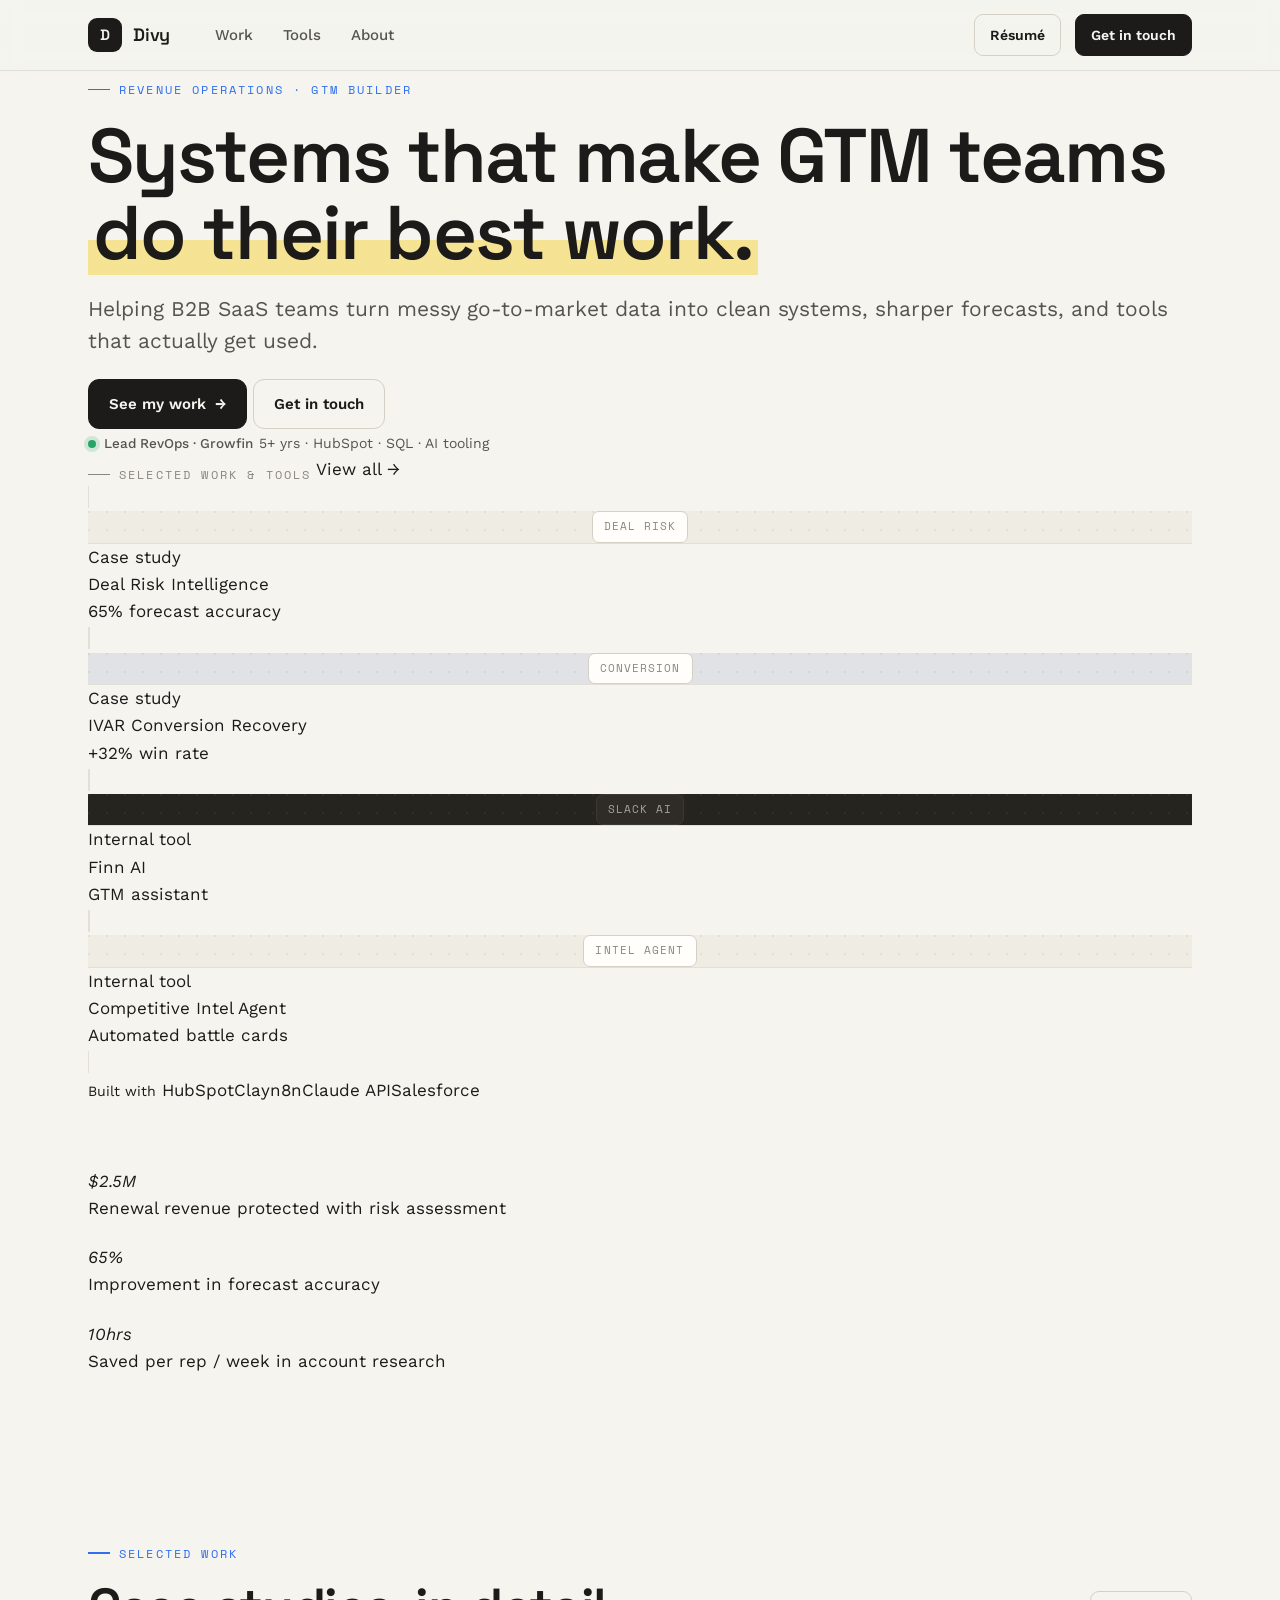
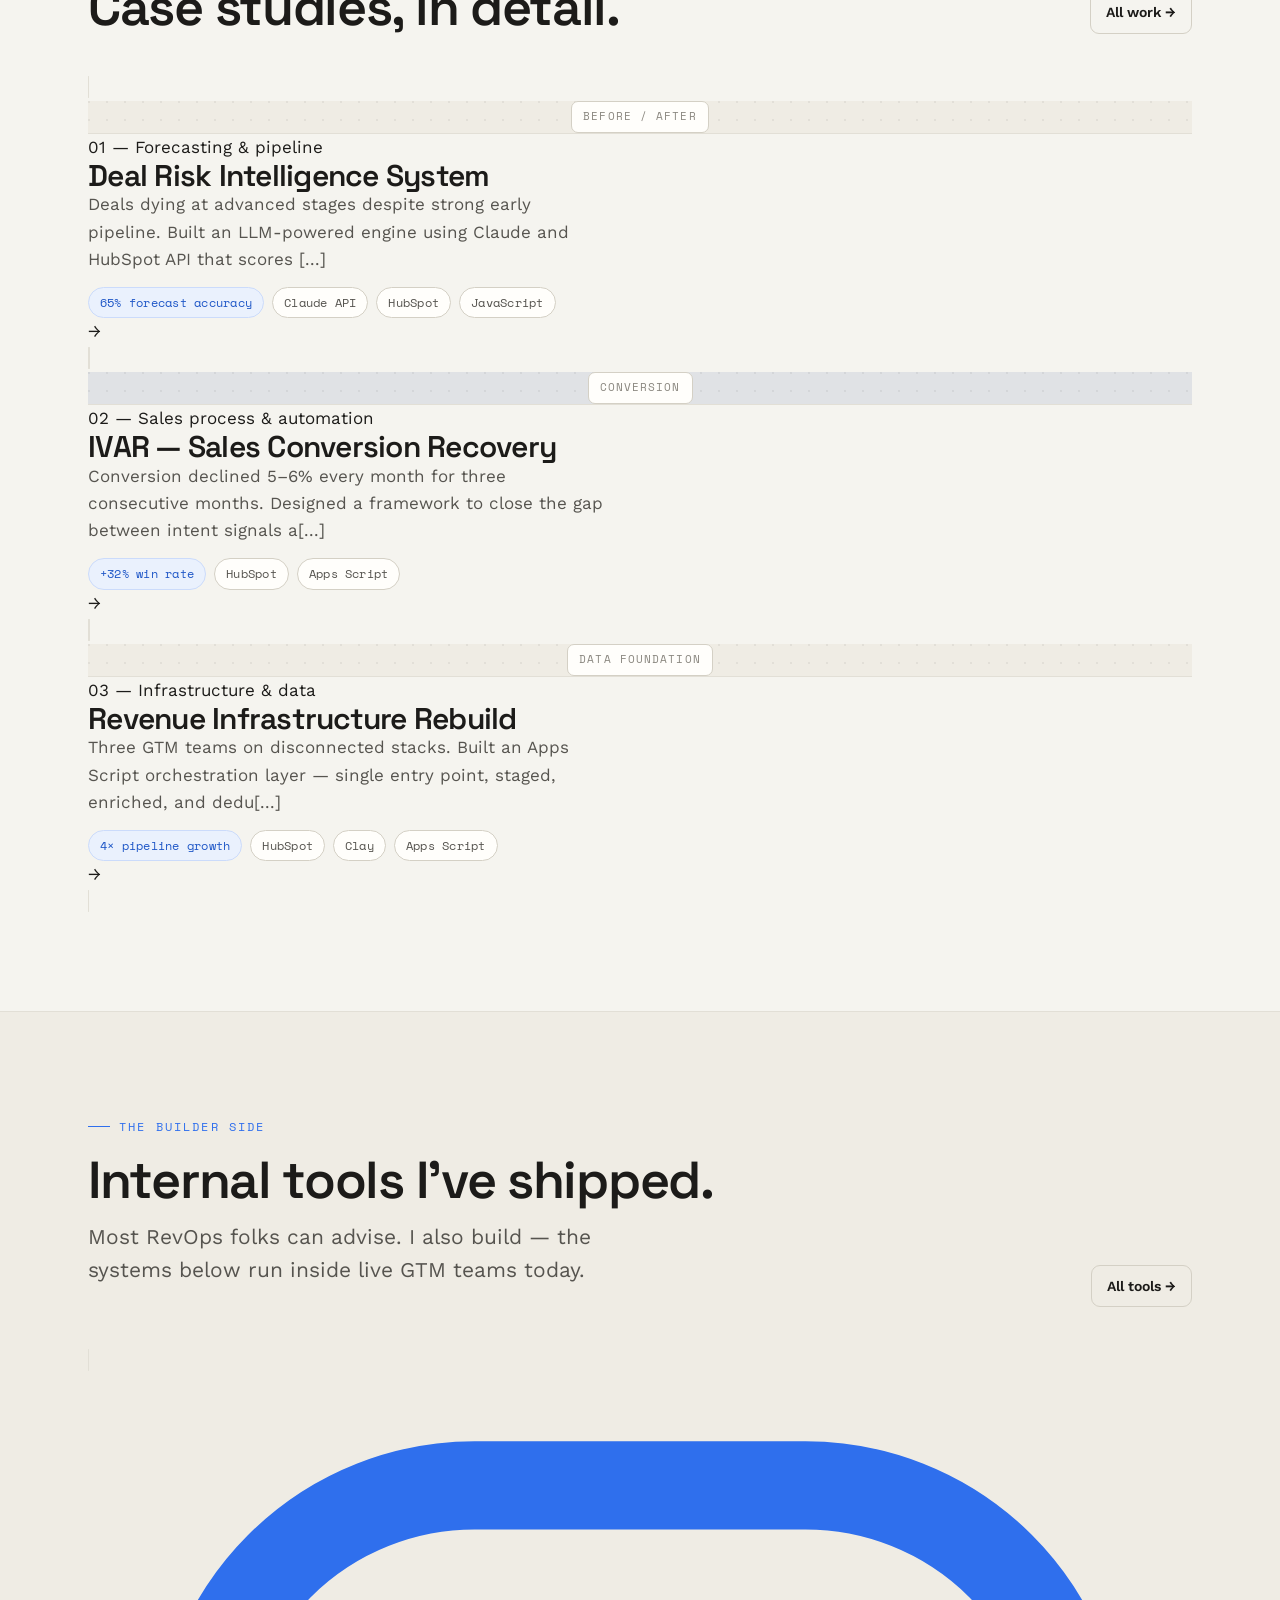
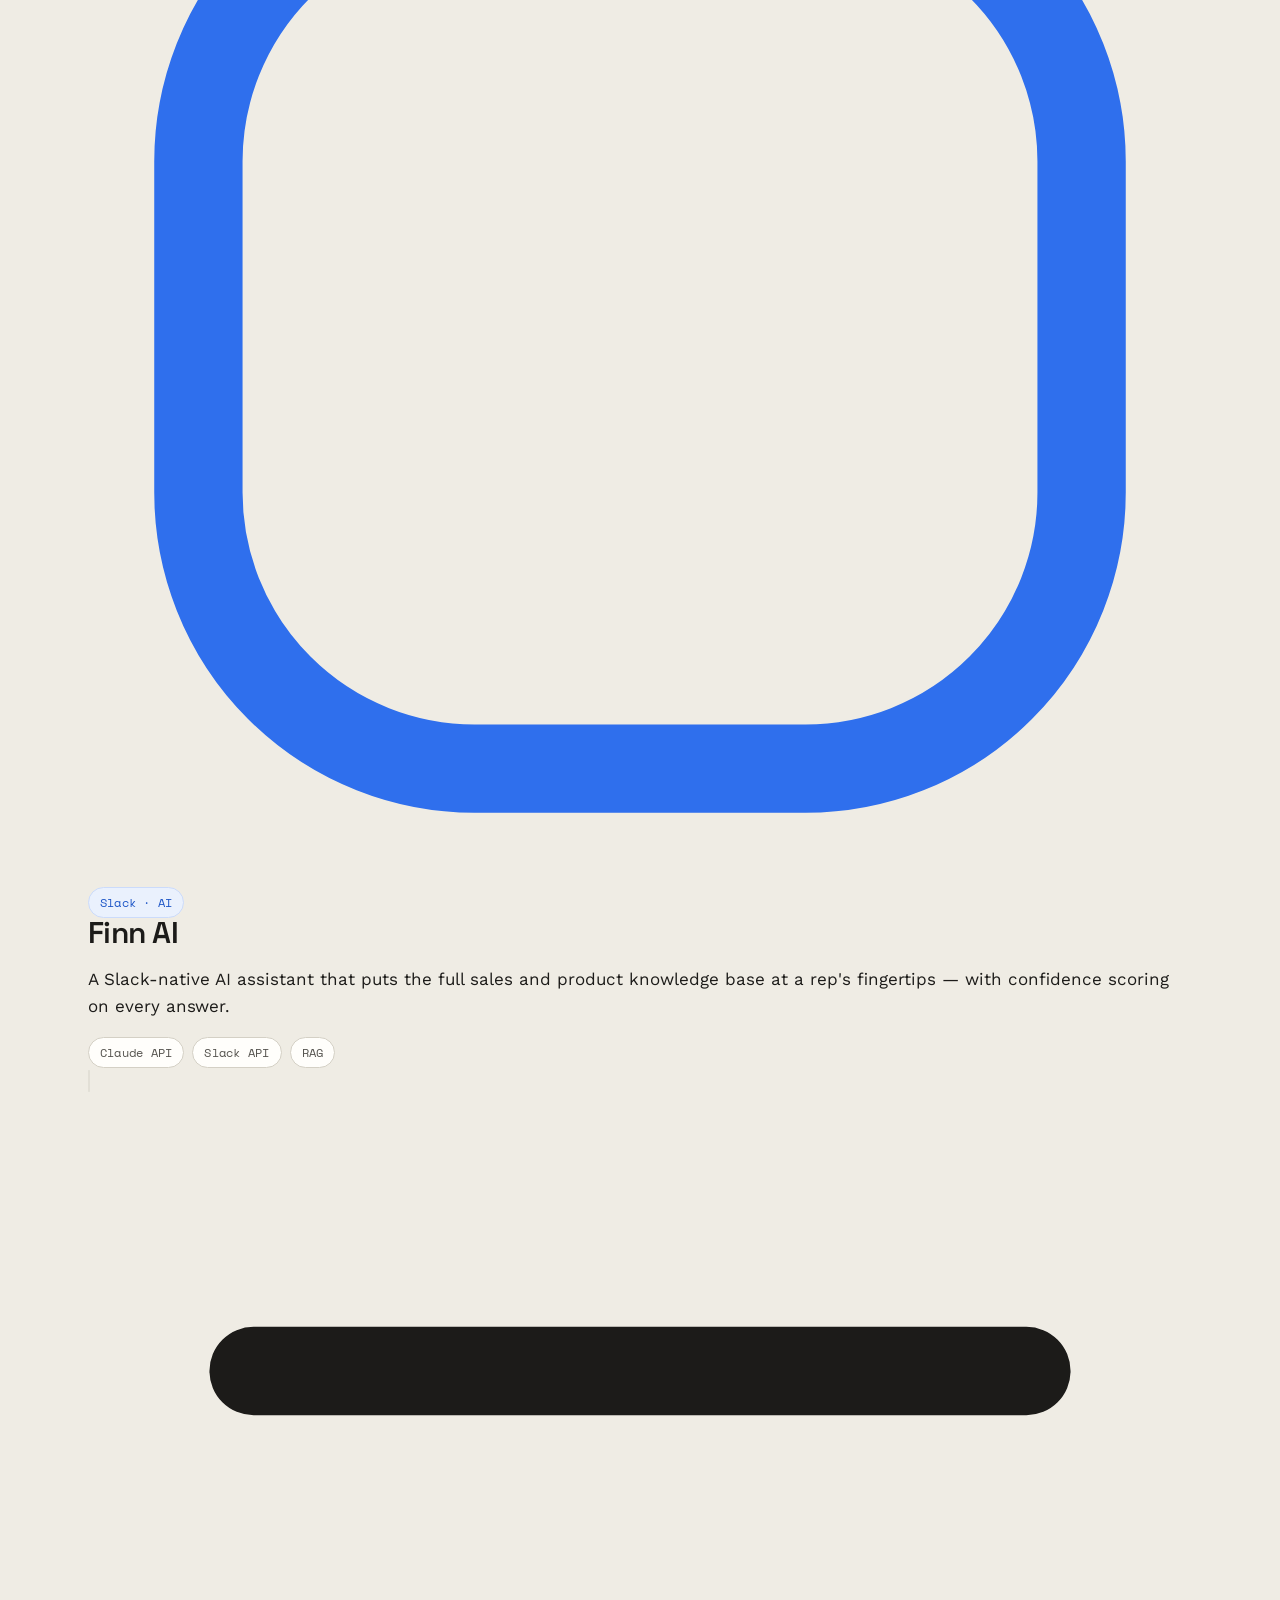
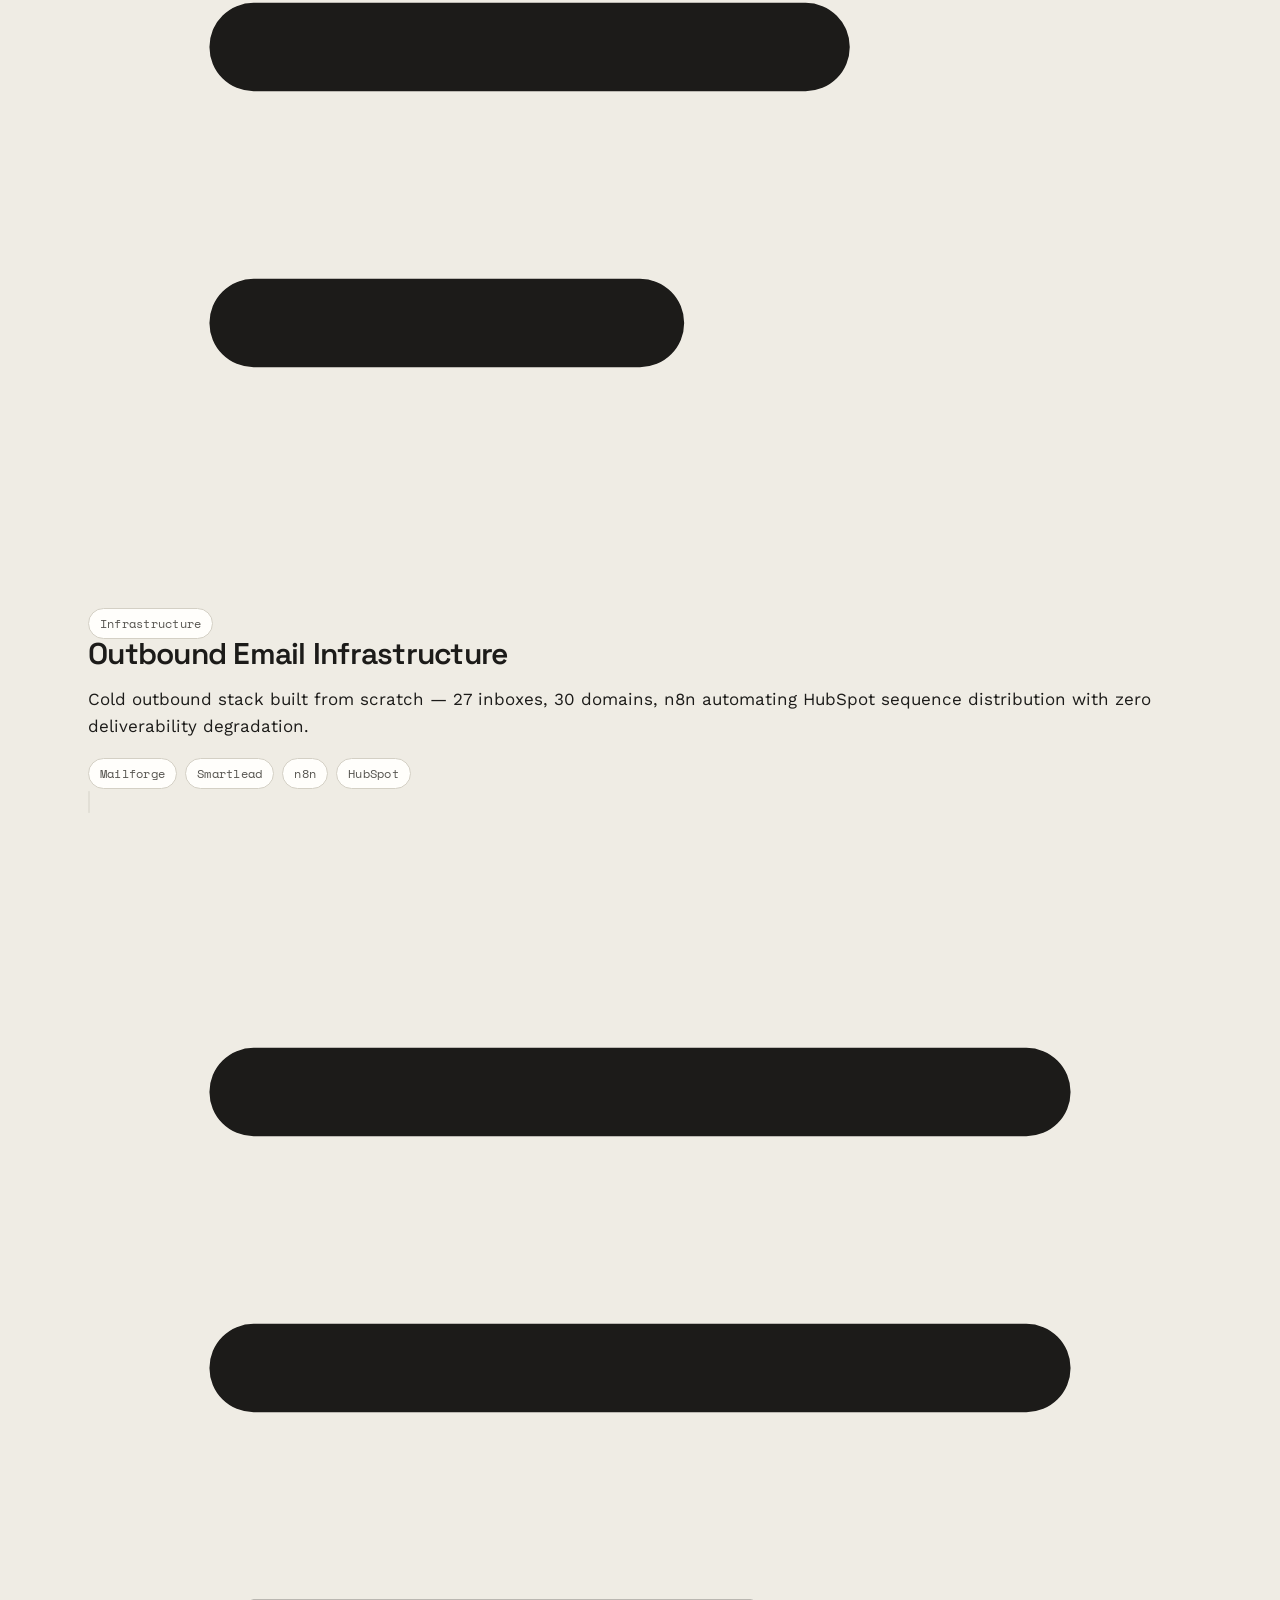
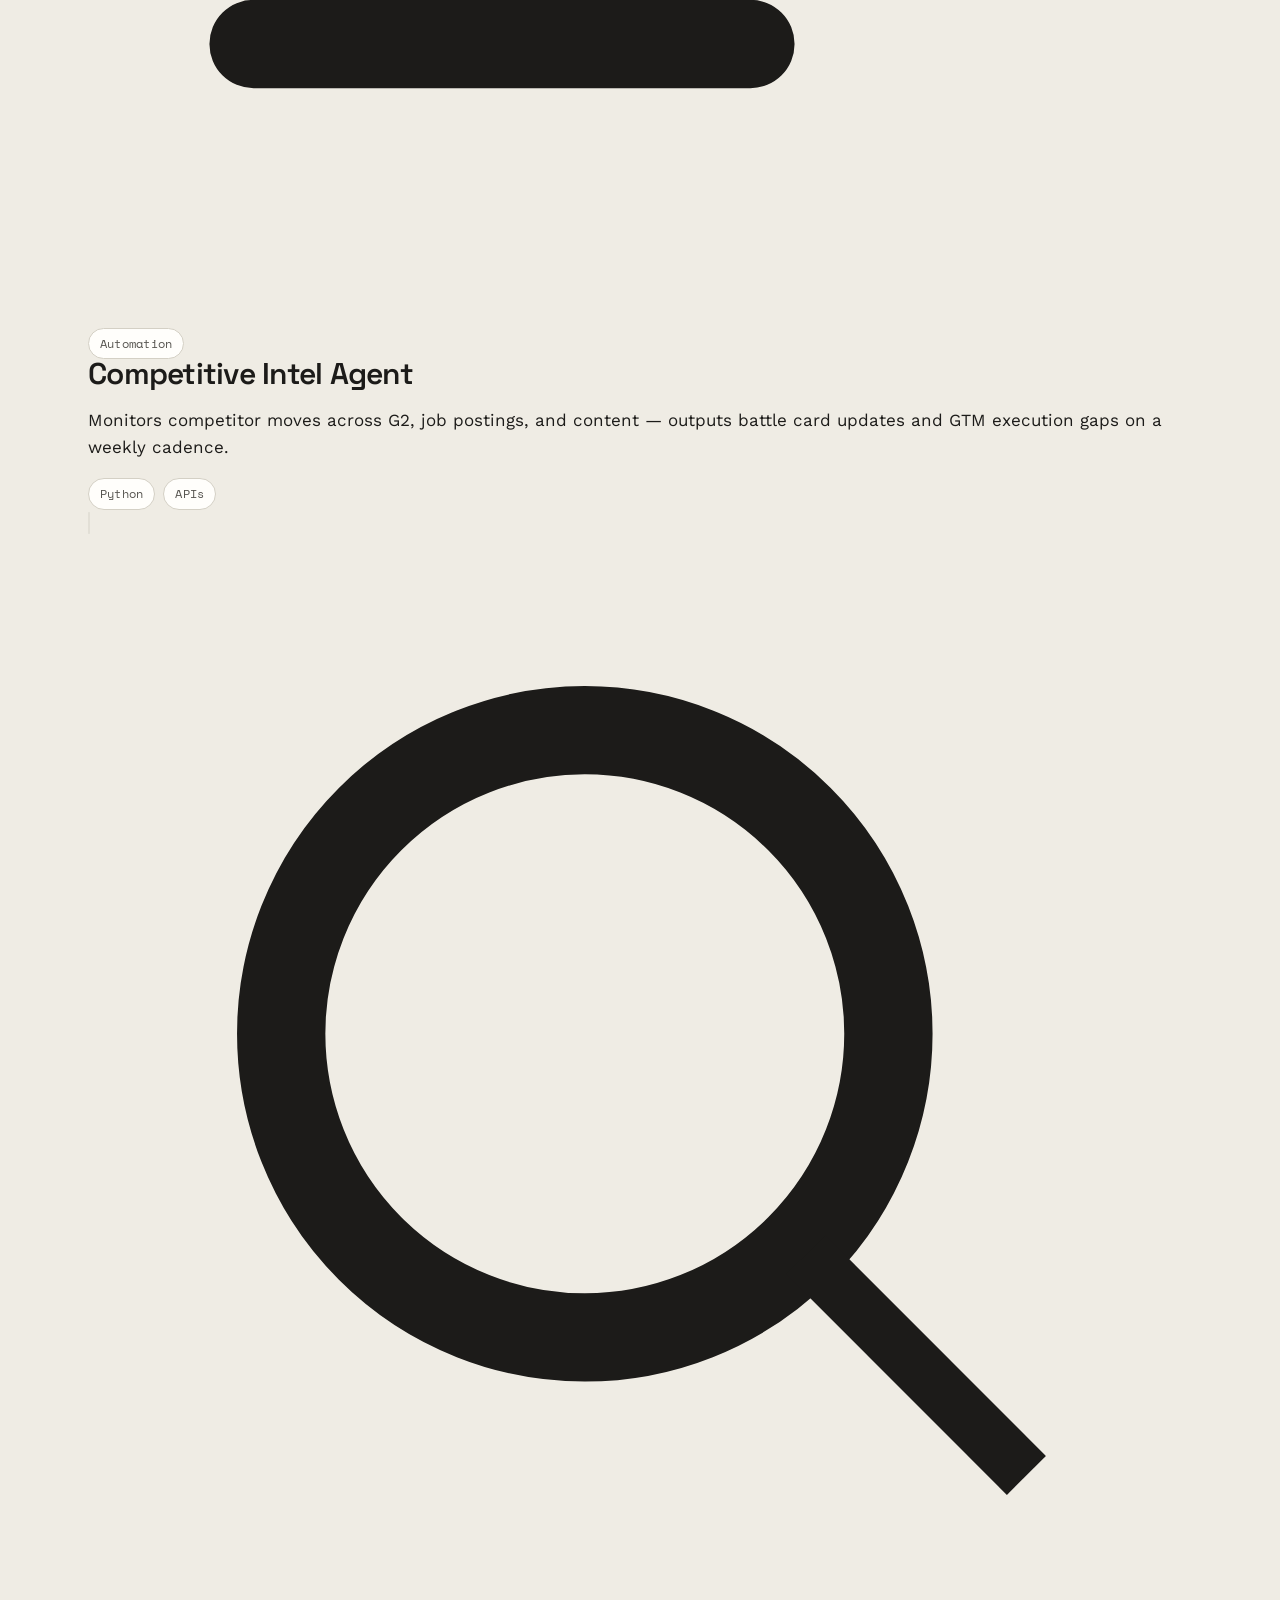
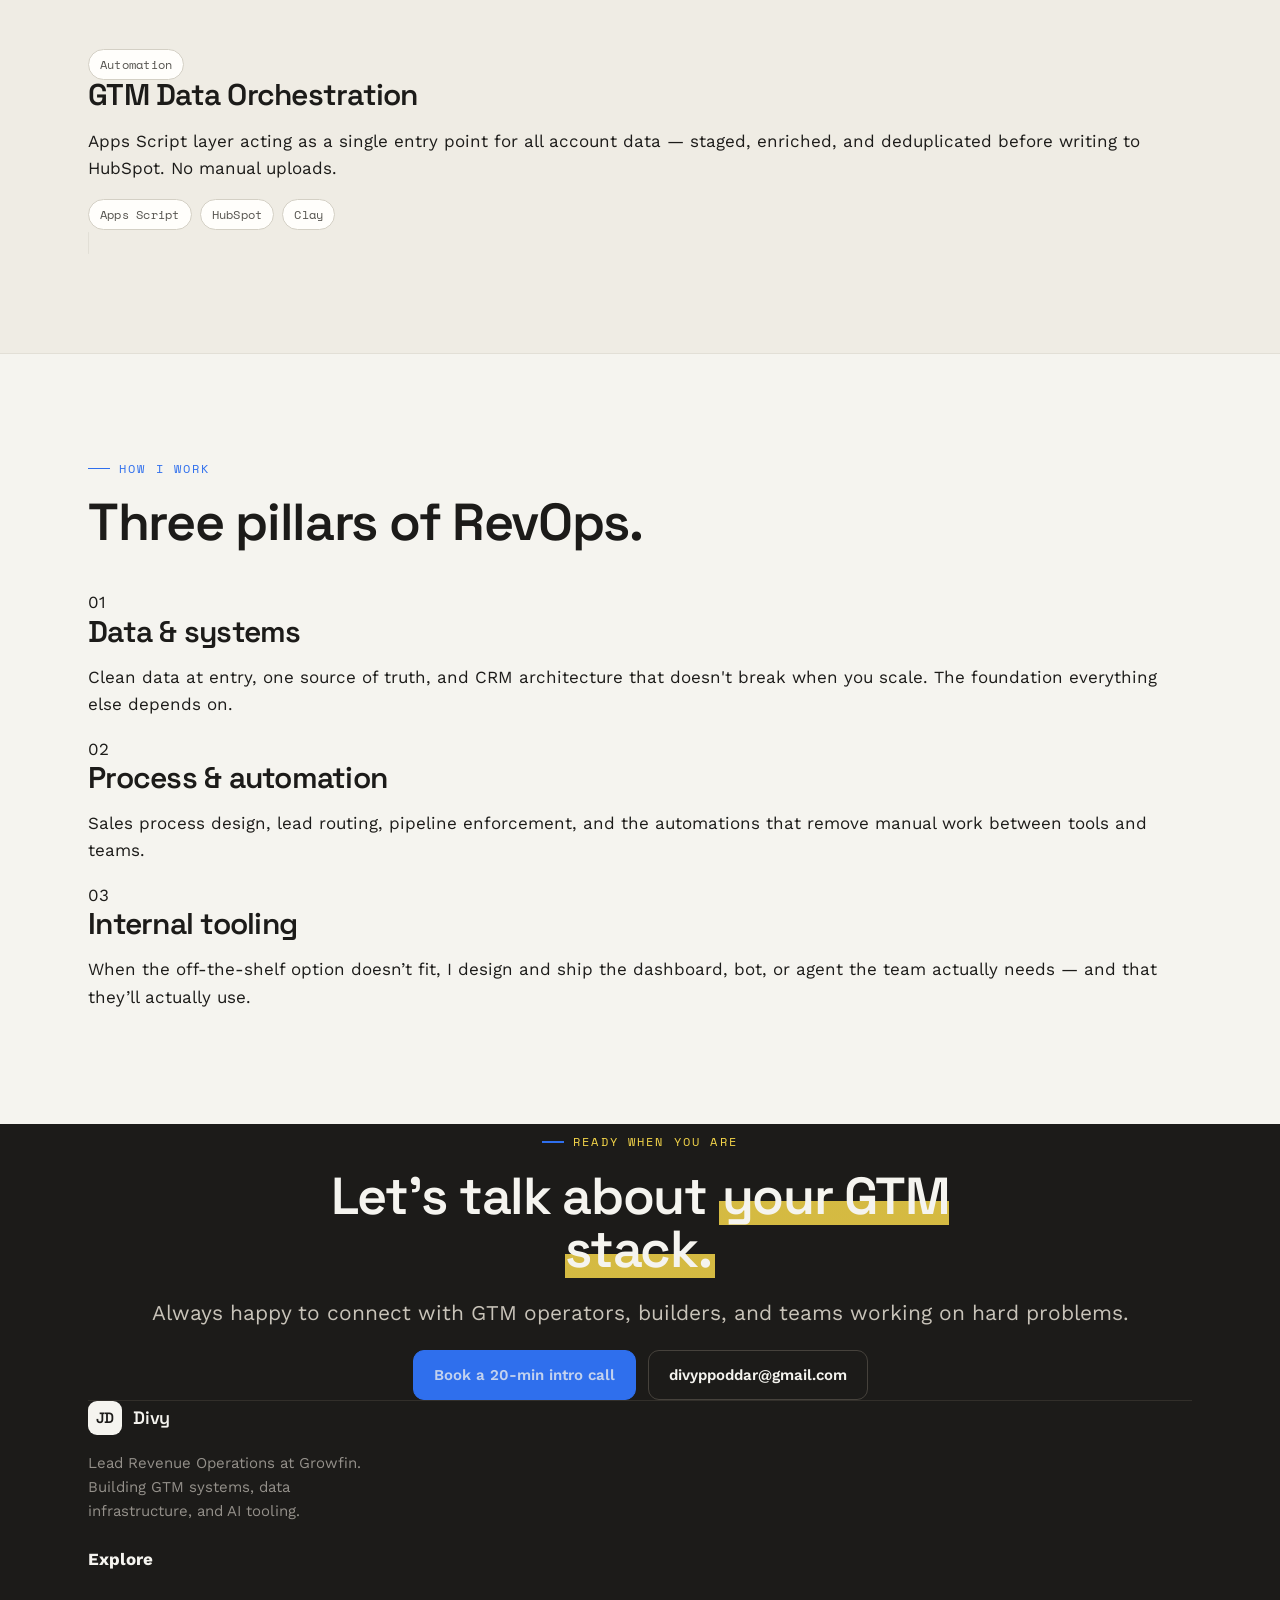
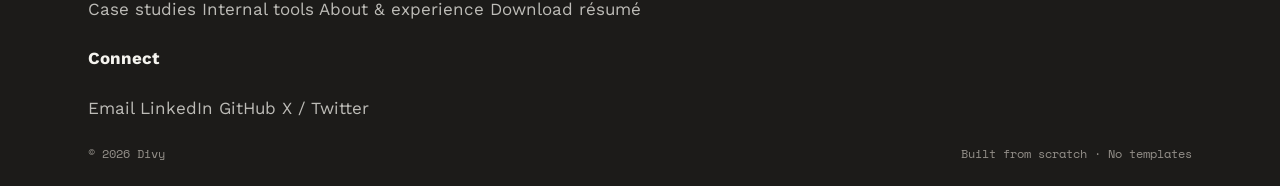
<file: index.html>
<!doctype html>
<html lang="en">
<head>
  <meta charset="utf-8">
  <meta name="viewport" content="width=device-width,initial-scale=1">
  <title>Divy — Revenue Operations</title>
  <meta name="description" content="Systems that make GTM teams do their best work — Divy P. Poddar, Lead Revenue Operations.">
  <link rel="preconnect" href="https://fonts.googleapis.com">
  <link rel="preconnect" href="https://fonts.gstatic.com" crossorigin>
  <link href="https://fonts.googleapis.com/css2?family=Space+Grotesk:wght@400;500;600;700&family=Space+Mono:wght@400;700&family=Work+Sans:wght@400;500;600&display=swap" rel="stylesheet">
  <link rel="stylesheet" href="styles.css">
  <link rel="canonical" href="https://divyppoddar.github.io/divyppoddar/">
</head>
<body>

<main id="site-main" role="main">
<section class="site-page" id="page-home">
<!-- NAV -->
  <header class="nav" role="navigation" aria-label="Primary">
    <div class="wrap nav__in">
      <a class="brand" href="index.html"><span class="mark">D</span> Divy</a>
      <nav class="nav__links" aria-label="Main">
        <a href="work.html">Work</a>
        <a href="tools.html">Tools</a>
        <a href="about.html">About</a>
      </nav>
      <div class="nav__sp"></div>
      <a class="btn btn--ghost btn--sm" href="#">Résumé</a>
      <a class="btn btn--sm" href="#contact">Get in touch</a>
    </div>
  </header>

  <!-- HERO -->
  <section class="hero">
    <div class="wrap hero__grid">
      <div>
        <span class="eyebrow">Revenue Operations · GTM Builder</span>
        <h1 class="display">Systems that make GTM teams <span class="hl">do their best work.</span></h1>
        <p class="lead">Helping B2B SaaS teams turn messy go-to-market data into clean systems, sharper forecasts, and tools that actually get used.</p>
        <div class="hero__cta">
          <a class="btn" href="work.html">See my work <span class="arr">→</span></a>
          <a class="btn btn--ghost" href="#contact">Get in touch</a>
        </div>
        <div class="hero__meta">
          <span class="badge"><span class="dot"></span> Lead RevOps · Growfin</span>
          <span class="muted" style="font-size:14px">5+ yrs · HubSpot · SQL · AI tooling</span>
        </div>
      </div>

      <!-- first-fold proof: work + tools -->
      <div>
        <div class="proof__head">
          <span class="eyebrow muted" style="margin:0">Selected work &amp; tools</span>
          <a href="work.html">View all →</a>
        </div>
        <div class="proof">
          <a class="card card--hover pcard" href="deal-risk-intelligence.html">
            <div class="ph"><span class="ph__tag">deal risk</span></div>
            <div class="pcard__body">
              <div class="lbl">Case study</div>
              <div class="ttl">Deal Risk Intelligence</div>
              <span class="met">65% forecast accuracy</span>
            </div>
          </a>
          <a class="card card--hover pcard" href="deal-risk-intelligence.html">
            <div class="ph ph--blue"><span class="ph__tag">conversion</span></div>
            <div class="pcard__body">
              <div class="lbl">Case study</div>
              <div class="ttl">IVAR Conversion Recovery</div>
              <span class="met">+32% win rate</span>
            </div>
          </a>
          <a class="card card--hover pcard" href="finn-ai.html">
            <div class="ph ph--ink"><span class="ph__tag">slack ai</span></div>
            <div class="pcard__body">
              <div class="lbl">Internal tool</div>
              <div class="ttl">Finn AI</div>
              <span class="met">GTM assistant</span>
            </div>
          </a>
          <a class="card card--hover pcard" href="competitive-intel-agent.html">
            <div class="ph"><span class="ph__tag">intel agent</span></div>
            <div class="pcard__body">
              <div class="lbl">Internal tool</div>
              <div class="ttl">Competitive Intel Agent</div>
              <span class="met">Automated battle cards</span>
            </div>
          </a>
        </div>
      </div>
    </div>
  </section>

  <!-- LOGOS -->
  <div class="wrap">
    <div class="logos">
      <small>Built with</small>
      <span>HubSpot</span><span>Clay</span><span>n8n</span><span>Claude API</span><span>Salesforce</span>
    </div>
  </div>

  <!-- STATS -->
  <section class="stats section--tight">
    <div class="wrap">
      <div class="grid">
        <div class="stat"><div class="n"><em>$2.5M</em></div><div class="k">Renewal revenue protected with risk assessment</div></div>
        <div class="stat"><div class="n"><em>65%</em></div><div class="k">Improvement in forecast accuracy</div></div>
        <div class="stat"><div class="n"><em>10hrs</em></div><div class="k">Saved per rep / week in account research</div></div>
      </div>
    </div>
  </section>

  <!-- SELECTED WORK -->
  <section class="section" id="work">
    <div class="wrap">
      <div class="kicker-row">
        <div>
          <span class="eyebrow">Selected work</span>
          <h2 class="display">Case studies, in detail.</h2>
        </div>
        <a class="btn btn--ghost btn--sm" href="work.html">All work →</a>
      </div>

      <div class="work">
        <a class="card card--hover wrow" href="deal-risk-intelligence.html">
          <div class="ph"><span class="ph__tag">before / after</span></div>
          <div>
            <div class="idx">01 — Forecasting &amp; pipeline</div>
            <h3 class="display">Deal Risk Intelligence System</h3>
            <p class="muted" style="margin:0 0 14px;max-width:520px">Deals dying at advanced stages despite strong early pipeline. Built an LLM-powered engine using Claude and HubSpot API that scores [...]
            <div class="taglist"><span class="tag tag--blue">65% forecast accuracy</span><span class="tag">Claude API</span><span class="tag">HubSpot</span><span class="tag">JavaScript</span></div>
          </div>
          <div class="arrowbtn">→</div>
        </a>

        <a class="card card--hover wrow" href="deal-risk-intelligence.html">
          <div class="ph ph--blue"><span class="ph__tag">conversion</span></div>
          <div>
            <div class="idx">02 — Sales process &amp; automation</div>
            <h3 class="display">IVAR — Sales Conversion Recovery</h3>
            <p class="muted" style="margin:0 0 14px;max-width:520px">Conversion declined 5–6% every month for three consecutive months. Designed a framework to close the gap between intent signals a[...]
            <div class="taglist"><span class="tag tag--blue">+32% win rate</span><span class="tag">HubSpot</span><span class="tag">Apps Script</span></div>
          </div>
          <div class="arrowbtn">→</div>
        </a>

        <a class="card card--hover wrow" href="deal-risk-intelligence.html">
          <div class="ph"><span class="ph__tag">data foundation</span></div>
          <div>
            <div class="idx">03 — Infrastructure &amp; data</div>
            <h3 class="display">Revenue Infrastructure Rebuild</h3>
            <p class="muted" style="margin:0 0 14px;max-width:520px">Three GTM teams on disconnected stacks. Built an Apps Script orchestration layer — single entry point, staged, enriched, and dedu[...]
            <div class="taglist"><span class="tag tag--blue">4× pipeline growth</span><span class="tag">HubSpot</span><span class="tag">Clay</span><span class="tag">Apps Script</span></div>
          </div>
          <div class="arrowbtn">→</div>
        </a>
      </div>
    </div>
  </section>

  <!-- TOOLS -->
  <section class="section" style="background:var(--paper-2);border-top:1px solid var(--line);border-bottom:1px solid var(--line)" id="tools">
    <div class="wrap">
      <div class="kicker-row">
        <div>
          <span class="eyebrow">The builder side</span>
          <h2 class="display">Internal tools I’ve shipped.</h2>
          <p class="lead" style="max-width:560px;margin-top:14px">Most RevOps folks can advise. I also build — the systems below run inside live GTM teams today.</p>
        </div>
        <a class="btn btn--ghost btn--sm" href="tools.html">All tools →</a>
      </div>

      <div class="tools">
        <a class="card card--hover tool" href="finn-ai.html">
          <div class="tool__top">
            <div class="tool__icon"><svg class="g" viewBox="0 0 20 20" fill="none"><rect x="2" y="2" width="16" height="16" rx="5" stroke="#2f6fed" stroke-width="1.6"></rect><circle cx="10" cy="10" r=[...]</svg></div>
            <span class="tag tag--blue">Slack · AI</span>
          </div>
          <h3 class="display">Finn AI</h3>
          <p class="desc">A Slack-native AI assistant that puts the full sales and product knowledge base at a rep's fingertips — with confidence scoring on every answer.</p>
          <div class="taglist"><span class="tag">Claude API</span><span class="tag">Slack API</span><span class="tag">RAG</span></div>
        </a>

        <a class="card card--hover tool" href="outbound-email-infrastructure.html">
          <div class="tool__top">
            <div class="tool__icon"><svg class="g" viewBox="0 0 20 20" fill="none"><path d="M3 5h14M3 10h10M3 15h7" stroke="#1c1b19" stroke-width="1.6" stroke-linecap="round"></path></svg></div>
            <span class="tag">Infrastructure</span>
          </div>
          <h3 class="display">Outbound Email Infrastructure</h3>
          <p class="desc">Cold outbound stack built from scratch — 27 inboxes, 30 domains, n8n automating HubSpot sequence distribution with zero deliverability degradation.</p>
          <div class="taglist"><span class="tag">Mailforge</span><span class="tag">Smartlead</span><span class="tag">n8n</span><span class="tag">HubSpot</span></div>
        </a>

        <a class="card card--hover tool" href="competitive-intel-agent.html">
          <div class="tool__top">
            <div class="tool__icon"><svg class="g" viewBox="0 0 20 20" fill="none"><path d="M3 5h14M3 10h14M3 15h9" stroke="#1c1b19" stroke-width="1.6" stroke-linecap="round"></path></svg></div>
            <span class="tag">Automation</span>
          </div>
          <h3 class="display">Competitive Intel Agent</h3>
          <p class="desc">Monitors competitor moves across G2, job postings, and content — outputs battle card updates and GTM execution gaps on a weekly cadence.</p>
          <div class="taglist"><span class="tag">Python</span><span class="tag">APIs</span></div>
        </a>

        <a class="card card--hover tool" href="gtm-data-orchestration.html">
          <div class="tool__top">
            <div class="tool__icon"><svg class="g" viewBox="0 0 20 20" fill="none"><circle cx="9" cy="9" r="5.5" stroke="#1c1b19" stroke-width="1.6"></circle><path d="M13 13l4 4" stroke="#1c1b19"[...]></svg></div>
            <span class="tag">Automation</span>
          </div>
          <h3 class="display">GTM Data Orchestration</h3>
          <p class="desc">Apps Script layer acting as a single entry point for all account data — staged, enriched, and deduplicated before writing to HubSpot. No manual uploads.</p>
          <div class="taglist"><span class="tag">Apps Script</span><span class="tag">HubSpot</span><span class="tag">Clay</span></div>
        </a>
      </div>
    </div>
  </section>

  <!-- SERVICES -->
  <section class="section">
    <div class="wrap">
      <div class="kicker-row">
        <div>
          <span class="eyebrow">How I work</span>
          <h2 class="display">Three pillars of RevOps.</h2>
        </div>
      </div>
      <div class="svc">
        <div class="svc__col">
          <div class="svc__n">01</div>
          <h3 class="display">Data &amp; systems</h3>
          <p>Clean data at entry, one source of truth, and CRM architecture that doesn't break when you scale. The foundation everything else depends on.</p>
        </div>
        <div class="svc__col">
          <div class="svc__n">02</div>
          <h3 class="display">Process &amp; automation</h3>
          <p>Sales process design, lead routing, pipeline enforcement, and the automations that remove manual work between tools and teams.</p>
        </div>
        <div class="svc__col">
          <div class="svc__n">03</div>
          <h3 class="display">Internal tooling</h3>
          <p>When the off-the-shelf option doesn’t fit, I design and ship the dashboard, bot, or agent the team actually needs — and that they’ll actually use.</p>
        </div>
      </div>
    </div>
  </section>

  <!-- CONTACT CTA + FOOTER -->
  <footer class="footer" id="contact">
    <div class="wrap">
      <div class="cta">
        <span class="eyebrow" style="justify-content:center;color:var(--hl-solid)">Ready when you are</span>
        <h2 class="display">Let’s talk about <span class="hl" style="--hl:rgba(245,214,73,.85)">your GTM stack.</span></h2>
        <p class="lead" style="color:#c8c3b9">Always happy to connect with GTM operators, builders, and teams working on hard problems.</p>
        <div style="display:flex;gap:12px;justify-content:center;flex-wrap:wrap">
          <a class="btn btn--blue" href="mailto:divyppoddar@gmail.com">Book a 20-min intro call</a>
          <a class="btn btn--ghost" style="color:var(--paper);border-color:#46423c" href="mailto:divyppoddar@gmail.com">divyppoddar@gmail.com</a>
        </div>
      </div>

      <hr class="divline" style="background:#322f2a">

      <div class="foot__in">
        <div>
          <a class="brand" href="index.html" style="color:var(--paper)"><span class="mark" style="background:var(--paper);color:var(--ink)">JD</span> Divy</a>
          <p style="color:#94908a;max-width:300px;margin:16px 0 0;font-size:15px">Lead Revenue Operations at Growfin. Building GTM systems, data infrastructure, and AI tooling.</p>
        </div>
        <div>
          <h4>Explore</h4>
          <div class="foot__links">
            <a href="work.html">Case studies</a>
            <a href="tools.html">Internal tools</a>
            <a href="about.html">About &amp; experience</a>
            <a href="#">Download résumé</a>
          </div>
        </div>
        <div>
          <h4>Connect</h4>
          <div class="foot__links">
            <a href="mailto:divyppoddar@gmail.com">Email</a>
            <a href="https://www.linkedin.com/in/divyppoddar/">LinkedIn</a>
            <a href="https://github.com/divyppoddar">GitHub</a>
            <a href="#">X / Twitter</a>
          </div>
        </div>
      </div>

      <div class="foot__bottom">
        <span>© 2026 Divy</span>
        <span>Built from scratch · No templates</span>
      </div>
    </div>
  </footer>
</section>
</main>

</body>
</html>
</file>
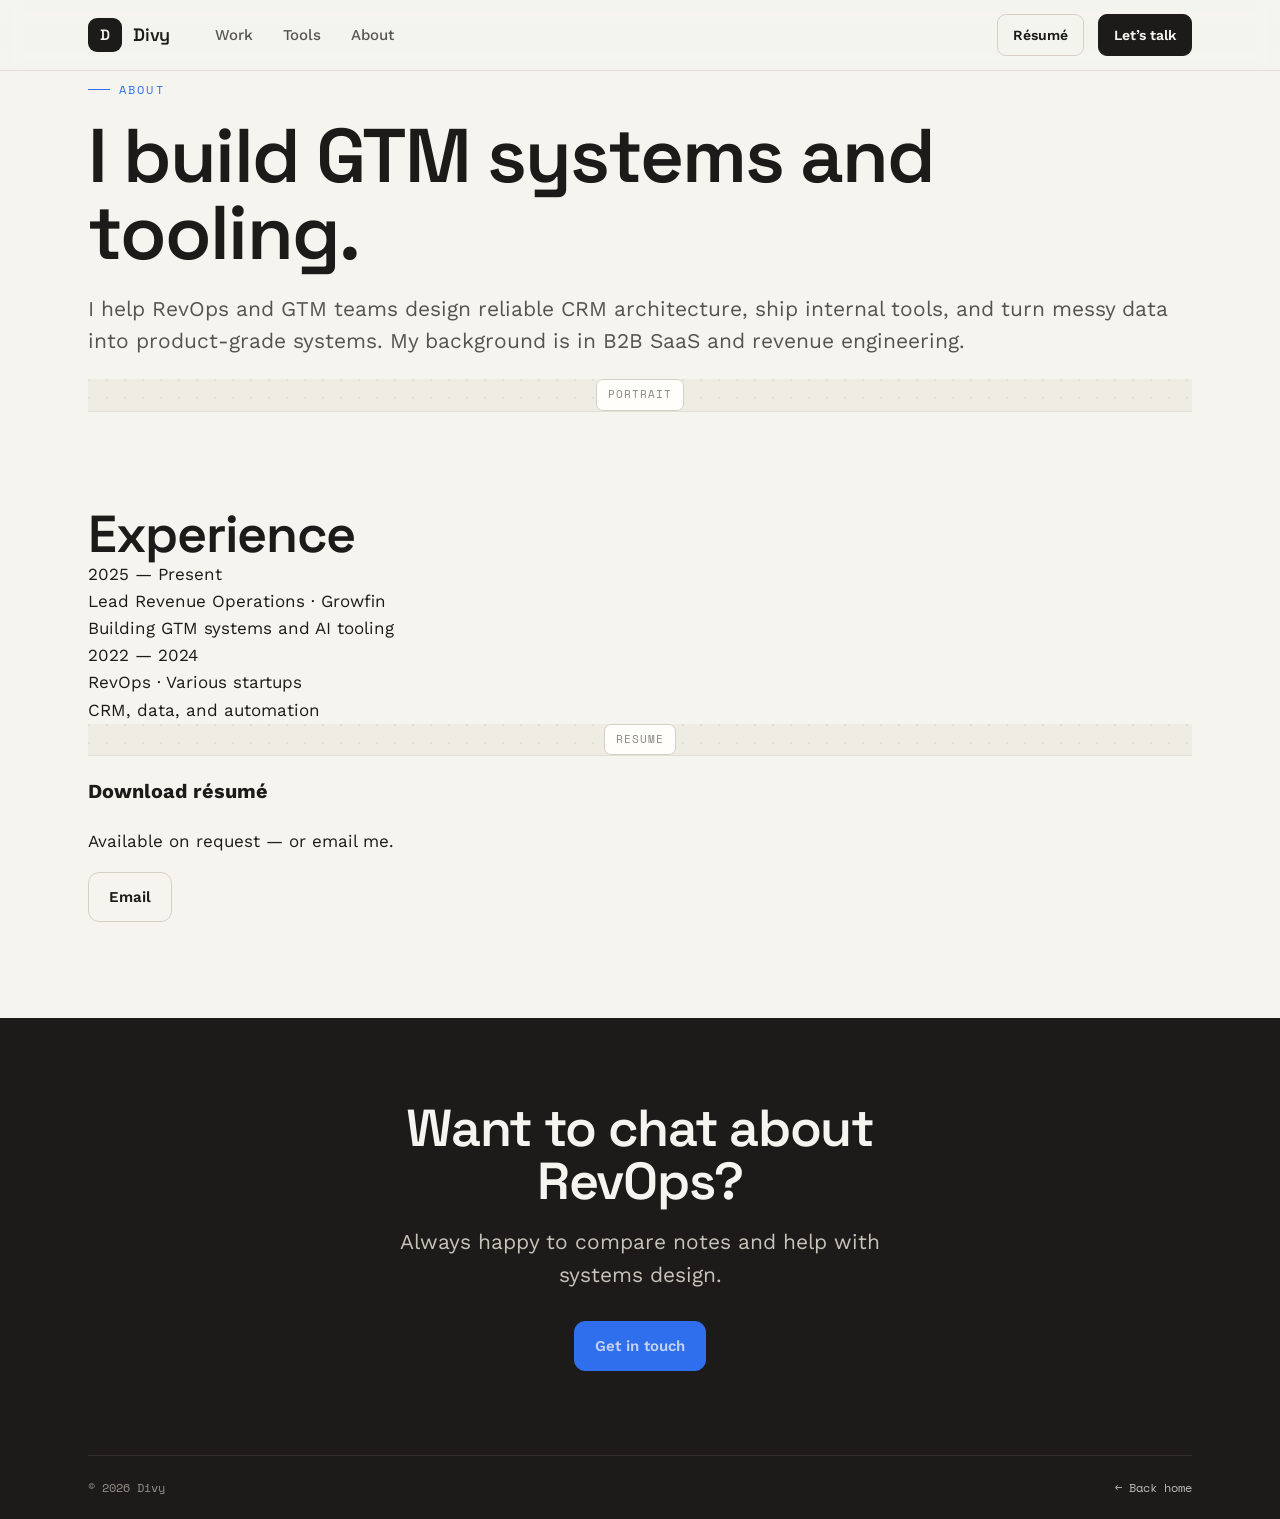
<file: about.html>
<!doctype html>
<html lang="en">
<head>
  <meta charset="utf-8">
  <meta name="viewport" content="width=device-width,initial-scale=1">
  <title>About — Divy — Revenue Operations</title>
  <meta name="description" content="About Divy P. Poddar — Lead Revenue Operations.">
  <link rel="preconnect" href="https://fonts.googleapis.com">
  <link rel="preconnect" href="https://fonts.gstatic.com" crossorigin>
  <link href="https://fonts.googleapis.com/css2?family=Space+Grotesk:wght@400;500;600;700&family=Space+Mono:wght@400;700&family=Work+Sans:wght@400;500;600&display=swap" rel="stylesheet">
  <link rel="stylesheet" href="styles.css">
  <link rel="canonical" href="https://divyppoddar.github.io/divyppoddar/about.html">
</head>
<body>

<section class="site-page" id="page-about">
<header class="nav" role="navigation" aria-label="Primary">
    <div class="wrap nav__in">
      <a class="brand" href="index.html"><span class="mark">D</span> Divy</a>
      <nav class="nav__links" aria-label="Main">
        <a href="work.html">Work</a>
        <a href="tools.html">Tools</a>
        <a href="about.html" aria-current="page">About</a>
      </nav>
      <div class="nav__sp"></div>
      <a class="btn btn--ghost btn--sm" href="#">Résumé</a>
      <a class="btn btn--sm" href="index.html#contact">Let’s talk</a>
    </div>
  </header>

  <section class="intro">
    <div class="wrap intro__grid">
      <div>
        <span class="eyebrow">About</span>
        <h1 class="display">I build GTM systems and tooling.</h1>
        <p class="lead">I help RevOps and GTM teams design reliable CRM architecture, ship internal tools, and turn messy data into product-grade systems. My background is in B2B SaaS and revenue engineering.</p>
      </div>
      <div class="portrait ph"><span class="ph__tag">portrait</span></div>
    </div>
  </section>

  <section class="section">
    <div class="wrap layout">
      <div>
        <h2 class="display">Experience</h2>
        <div class="tl">
          <div class="tl__item now">
            <div class="tl__date">2025 — Present</div>
            <div class="tl__role">Lead Revenue Operations · Growfin</div>
            <div class="tl__co">Building GTM systems and AI tooling</div>
          </div>
          <div class="tl__item">
            <div class="tl__date">2022 — 2024</div>
            <div class="tl__role">RevOps · Various startups</div>
            <div class="tl__co">CRM, data, and automation</div>
          </div>
        </div>
      </div>

      <aside class="rcard">
        <div class="ph"><span class="ph__tag">resume</span></div>
        <h3>Download résumé</h3>
        <p>Available on request — or email me.</p>
        <a class="btn btn--ghost" href="mailto:divyppoddar@gmail.com">Email</a>
      </aside>
    </div>
  </section>

  <footer class="footer">
    <div class="wrap">
      <div class="cta" style="padding:84px 0">
        <h2 class="display">Want to chat about RevOps?</h2>
        <p class="lead" style="color:#c8c3b9;max-width:480px;margin:14px auto 30px">Always happy to compare notes and help with systems design.</p>
        <a class="btn btn--blue" href="index.html#contact">Get in touch</a>
      </div>
      <div class="foot__bottom" style="border-top:1px solid #322f2a">
        <span>© 2026 Divy</span>
        <a href="index.html">← Back home</a>
      </div>
    </div>
  </footer>
</section>

</body>
</html>
</file>
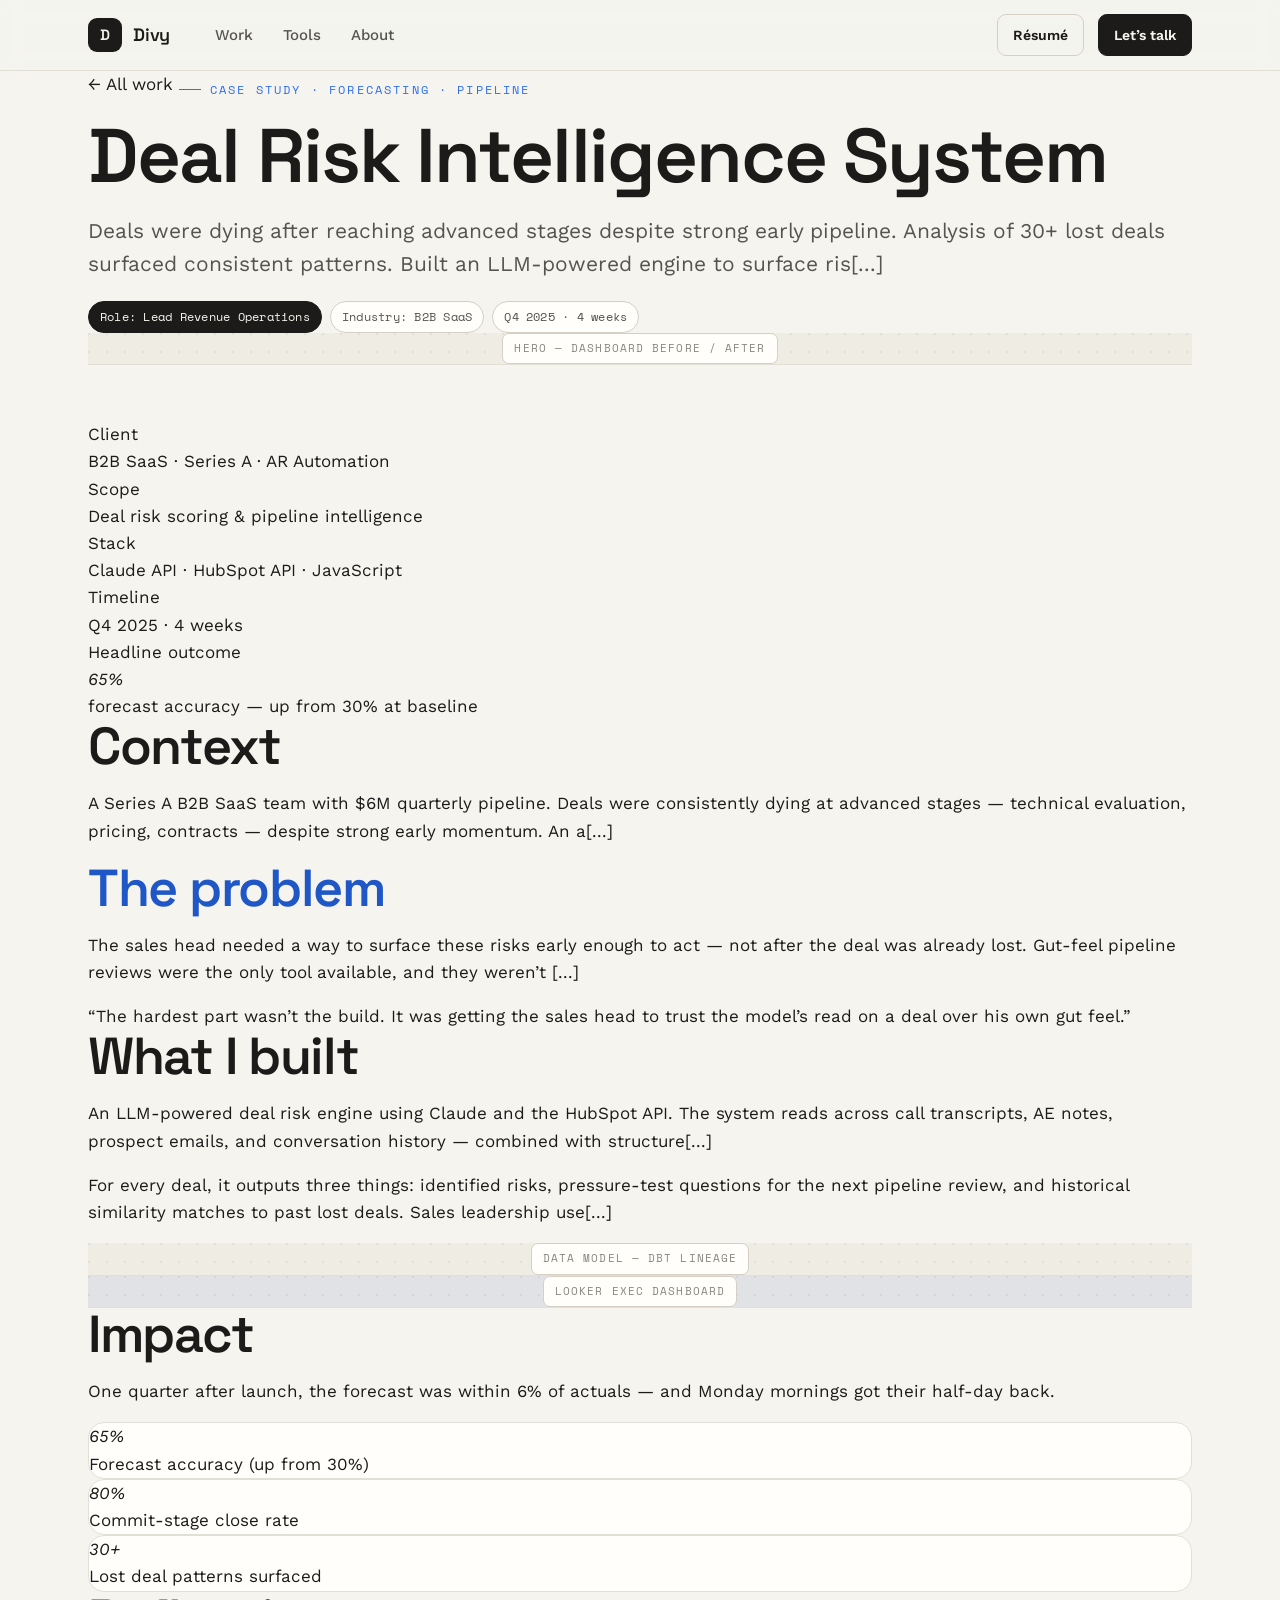
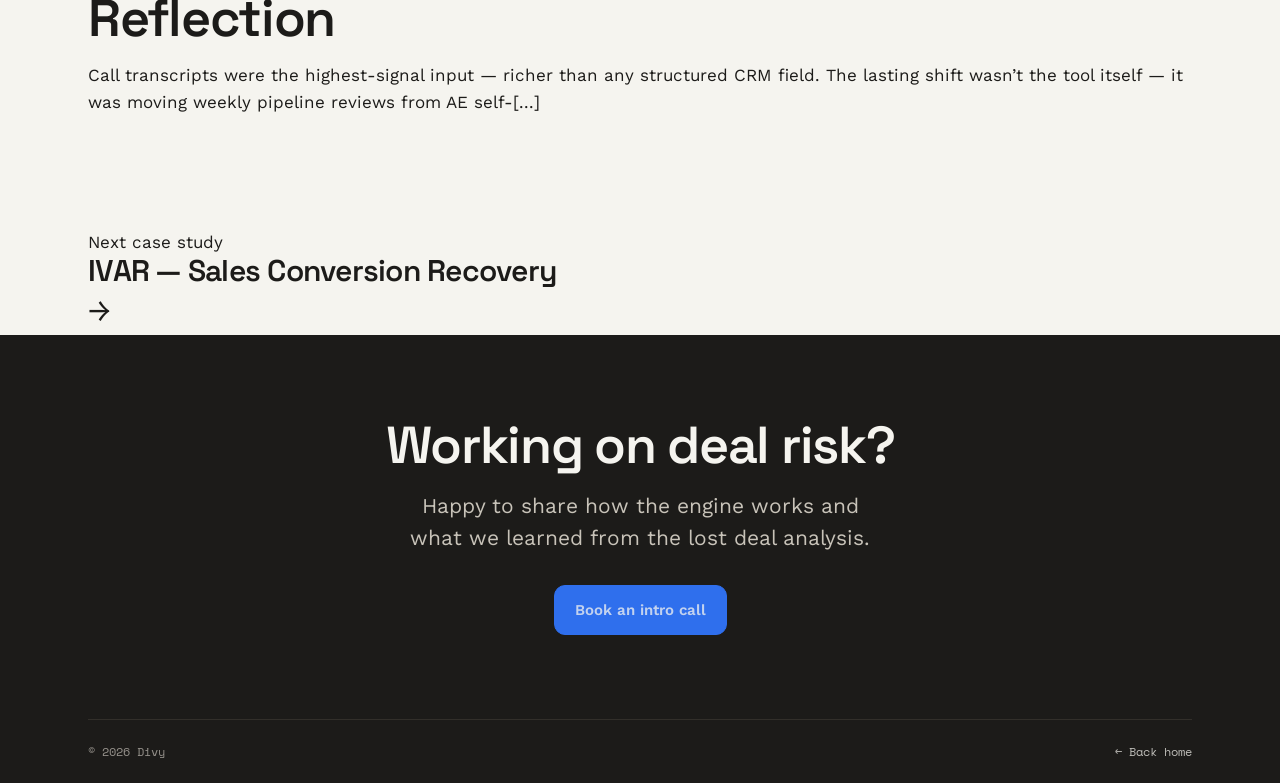
<file: case-study.html>
<!doctype html>
<html lang="en">
<head>
  <meta charset="utf-8">
  <meta name="viewport" content="width=device-width,initial-scale=1">
  <title>Deal Risk Intelligence — Case study — Divy</title>
  <meta name="description" content="Deal Risk Intelligence case study — forecasting & pipeline intelligence.">
  <link rel="preconnect" href="https://fonts.googleapis.com">
  <link rel="preconnect" href="https://fonts.gstatic.com" crossorigin>
  <link href="https://fonts.googleapis.com/css2?family=Space+Grotesk:wght@400;500;600;700&family=Space+Mono:wght@400;700&family=Work+Sans:wght@400;500;600&display=swap" rel="stylesheet">
  <link rel="stylesheet" href="styles.css">
  <link rel="canonical" href="https://divyppoddar.github.io/divyppoddar/case-study.html">
</head>
<body>

<section class="site-page" id="page-case">
<header class="nav" role="navigation" aria-label="Primary">
    <div class="wrap nav__in">
      <a class="brand" href="index.html"><span class="mark">D</span> Divy</a>
      <nav class="nav__links" aria-label="Main">
        <a href="work.html" aria-current="page">Work</a>
        <a href="tools.html">Tools</a>
        <a href="about.html">About</a>
      </nav>
      <div class="nav__sp"></div>
      <a class="btn btn--ghost btn--sm" href="#">Résumé</a>
      <a class="btn btn--sm" href="index.html#contact">Let’s talk</a>
    </div>
  </header>

  <section class="cs-hero">
    <div class="wrap">
      <a class="back" href="work.html">← All work</a>
      <span class="eyebrow">Case study · Forecasting · Pipeline</span>
      <h1 class="display">Deal Risk Intelligence System</h1>
      <p class="lead">Deals were dying after reaching advanced stages despite strong early pipeline. Analysis of 30+ lost deals surfaced consistent patterns. Built an LLM-powered engine to surface ris[...]</p>
      <div class="taglist">
        <span class="tag tag--solid">Role: Lead Revenue Operations</span>
        <span class="tag">Industry: B2B SaaS</span>
        <span class="tag">Q4 2025 · 4 weeks</span>
      </div>
      <div class="ph hero-ph"><span class="ph__tag">hero — dashboard before / after</span></div>
    </div>
  </section>

  <section class="section" style="padding-top:56px">
    <div class="wrap layout">
      <aside class="aside">
        <div class="blk"><div class="k">Client</div><div class="v">B2B SaaS · Series A · AR Automation</div></div>
        <div class="blk"><div class="k">Scope</div><div class="v">Deal risk scoring &amp; pipeline intelligence</div></div>
        <div class="blk"><div class="k">Stack</div><div class="v">Claude API · HubSpot API · JavaScript</div></div>
        <div class="blk"><div class="k">Timeline</div><div class="v">Q4 2025 · 4 weeks</div></div>
        <div class="blk">
          <div class="k">Headline outcome</div>
          <div class="out">
            <div class="big"><em>65%</em></div>
            <div class="cap">forecast accuracy — up from 30% at baseline</div>
          </div>
        </div>
      </aside>

      <div class="body">
        <div class="blk">
          <h2 class="display">Context</h2>
          <p>A Series A B2B SaaS team with $6M quarterly pipeline. Deals were consistently dying at advanced stages — technical evaluation, pricing, contracts — despite strong early momentum. An a[...]</p>
        </div>

        <div class="blk">
          <h2 class="display" style="color:var(--blue-ink)">The problem</h2>
          <p>The sales head needed a way to surface these risks early enough to act — not after the deal was already lost. Gut-feel pipeline reviews were the only tool available, and they weren’t [...]</p>
          <div class="pullquote">“The hardest part wasn’t the build. It was getting the sales head to trust the model’s read on a deal over his own gut feel.”</div>
        </div>

        <div class="blk">
          <h2 class="display">What I built</h2>
          <p>An LLM-powered deal risk engine using Claude and the HubSpot API. The system reads across call transcripts, AE notes, prospect emails, and conversation history — combined with structure[...]</p>
          <p>For every deal, it outputs three things: identified risks, pressure-test questions for the next pipeline review, and historical similarity matches to past lost deals. Sales leadership use[...]</p>
          <div class="steps">
            <div class="ph"><span class="ph__tag">data model — dbt lineage</span></div>
            <div class="ph ph--blue"><span class="ph__tag">looker exec dashboard</span></div>
          </div>
        </div>

        <div class="blk">
          <h2 class="display">Impact</h2>
          <p>One quarter after launch, the forecast was within 6% of actuals — and Monday mornings got their half-day back.</p>
          <div class="impact">
            <div class="card"><div class="n"><em>65%</em></div><div class="k">Forecast accuracy (up from 30%)</div></div>
            <div class="card"><div class="n"><em>80%</em></div><div class="k">Commit-stage close rate</div></div>
            <div class="card"><div class="n"><em>30+</em></div><div class="k">Lost deal patterns surfaced</div></div>
          </div>
        </div>

        <div class="blk" style="margin-bottom:0">
          <h2 class="display">Reflection</h2>
          <p>Call transcripts were the highest-signal input — richer than any structured CRM field. The lasting shift wasn’t the tool itself — it was moving weekly pipeline reviews from AE self-[...]</p>
        </div>
      </div>
    </div>
  </section>

  <section class="wrap">
    <div class="nextbar">
      <a href="case-study.html">
        <div><div class="small">Next case study</div><h3 class="display">IVAR — Sales Conversion Recovery</h3></div>
        <span style="font-size:30px">→</span>
      </a>
    </div>
  </section>

  <footer class="footer">
    <div class="wrap">
      <div class="cta" style="padding:84px 0">
        <h2 class="display">Working on deal risk?</h2>
        <p class="lead" style="color:#c8c3b9;max-width:480px;margin:14px auto 30px">Happy to share how the engine works and what we learned from the lost deal analysis.</p>
        <a class="btn btn--blue" href="index.html#contact">Book an intro call</a>
      </div>
      <div class="foot__bottom" style="border-top:1px solid #322f2a">
        <span>© 2026 Divy</span>
        <a href="index.html">← Back home</a>
      </div>
    </div>
  </footer>
</section>

</body>
</html>
</file>
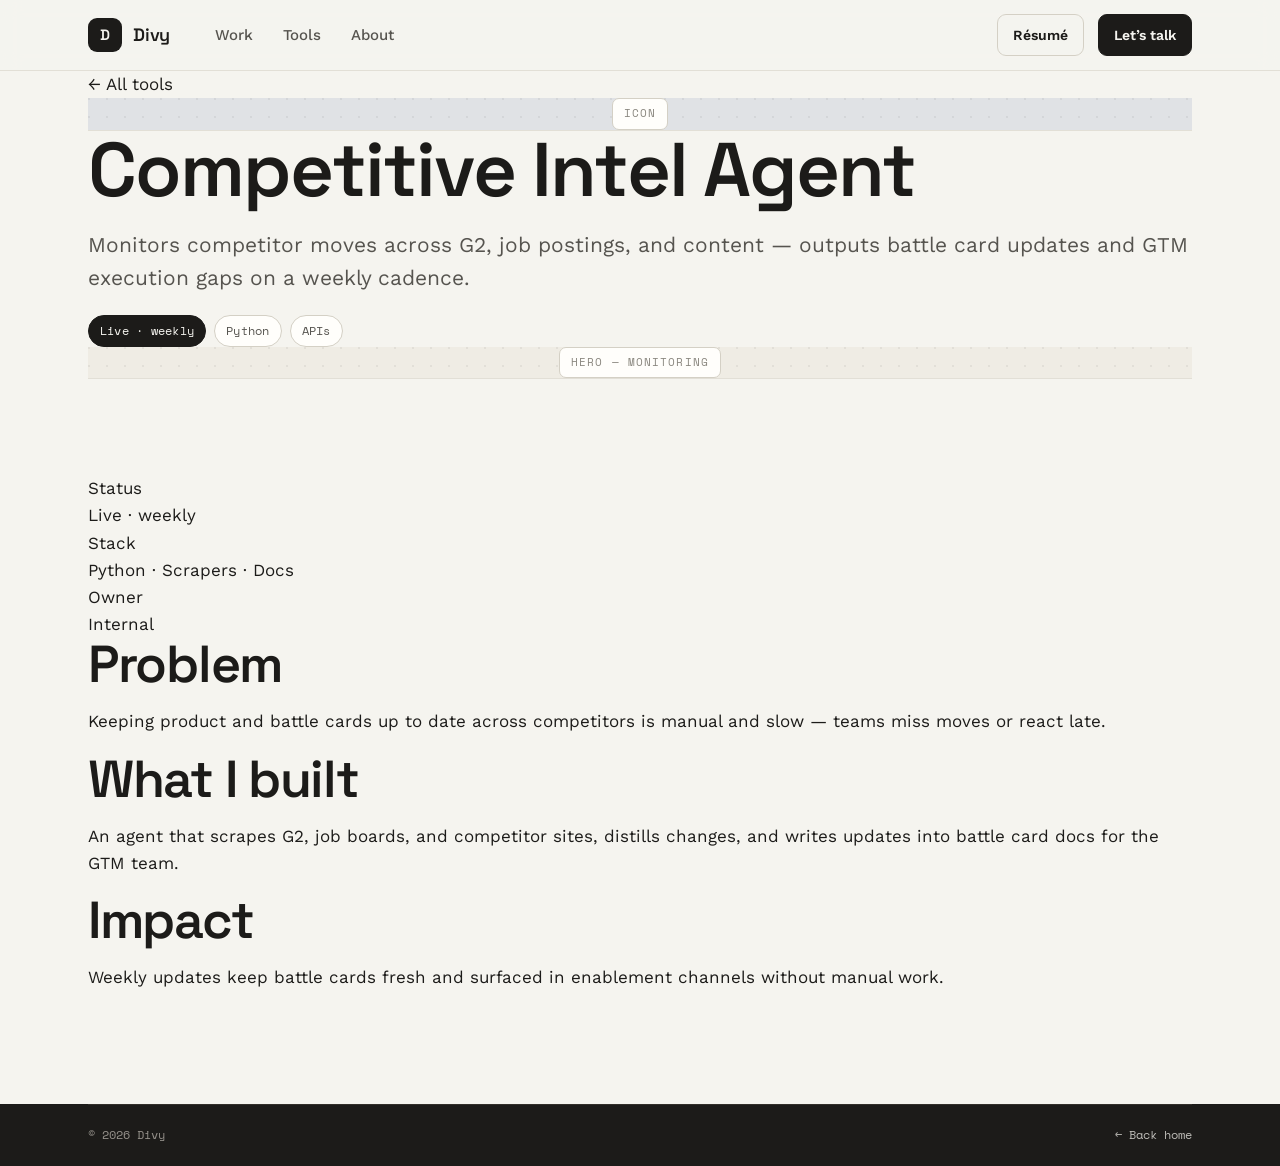
<file: competitive-intel-agent.html>
<!doctype html>
<html lang="en">
<head>
  <meta charset="utf-8">
  <meta name="viewport" content="width=device-width,initial-scale=1">
  <title>Competitive Intel Agent — Divy</title>
  <meta name="description" content="Competitive Intel Agent — monitors competitor activity and outputs battle cards.">
  <link rel="preconnect" href="https://fonts.googleapis.com">
  <link rel="preconnect" href="https://fonts.gstatic.com" crossorigin>
  <link href="https://fonts.googleapis.com/css2?family=Space+Grotesk:wght@400;500;600;700&family=Space+Mono:wght@400;700&family=Work+Sans:wght@400;500;600&display=swap" rel="stylesheet">
  <link rel="stylesheet" href="styles.css">
  <link rel="canonical" href="https://divyppoddar.github.io/divyppoddar/competitive-intel-agent.html">
</head>
<body>

<section class="site-page" id="page-tool">
<header class="nav" role="navigation" aria-label="Primary">
    <div class="wrap nav__in">
      <a class="brand" href="index.html"><span class="mark">D</span> Divy</a>
      <nav class="nav__links" aria-label="Main">
        <a href="work.html">Work</a>
        <a href="tools.html">Tools</a>
        <a href="about.html">About</a>
      </nav>
      <div class="nav__sp"></div>
      <a class="btn btn--ghost btn--sm" href="#">Résumé</a>
      <a class="btn btn--sm" href="index.html#contact">Let’s talk</a>
    </div>
  </header>

  <section class="th">
    <div class="wrap">
      <a class="back" href="tools.html">← All tools</a>
      <div class="th">
        <div class="th__icon ph ph--blue"><span class="ph__tag">icon</span></div>
        <div>
          <h1 class="display">Competitive Intel Agent</h1>
          <p class="lead">Monitors competitor moves across G2, job postings, and content — outputs battle card updates and GTM execution gaps on a weekly cadence.</p>
          <div class="taglist"><span class="tag tag--solid">Live · weekly</span><span class="tag">Python</span><span class="tag">APIs</span></div>
        </div>
      </div>

      <div class="hero-ph ph"><span class="ph__tag">hero — monitoring</span></div>
    </div>
  </section>

  <section class="section">
    <div class="wrap layout">
      <aside class="aside">
        <div class="blk"><div class="k">Status</div><div class="v">Live · weekly</div></div>
        <div class="blk"><div class="k">Stack</div><div class="v">Python · Scrapers · Docs</div></div>
        <div class="blk"><div class="k">Owner</div><div class="v">Internal</div></div>
      </aside>

      <div class="body">
        <div class="blk">
          <h2 class="display">Problem</h2>
          <p>Keeping product and battle cards up to date across competitors is manual and slow — teams miss moves or react late.</p>
        </div>

        <div class="blk">
          <h2 class="display">What I built</h2>
          <p>An agent that scrapes G2, job boards, and competitor sites, distills changes, and writes updates into battle card docs for the GTM team.</p>
        </div>

        <div class="blk">
          <h2 class="display">Impact</h2>
          <p>Weekly updates keep battle cards fresh and surfaced in enablement channels without manual work.</p>
        </div>
      </div>
    </div>
  </section>

  <footer class="footer">
    <div class="wrap">
      <div class="foot__bottom" style="border-top:1px solid #322f2a;padding-top:20px">
        <span>© 2026 Divy</span>
        <a href="index.html">← Back home</a>
      </div>
    </div>
  </footer>
</section>

</body>
</html>
</file>
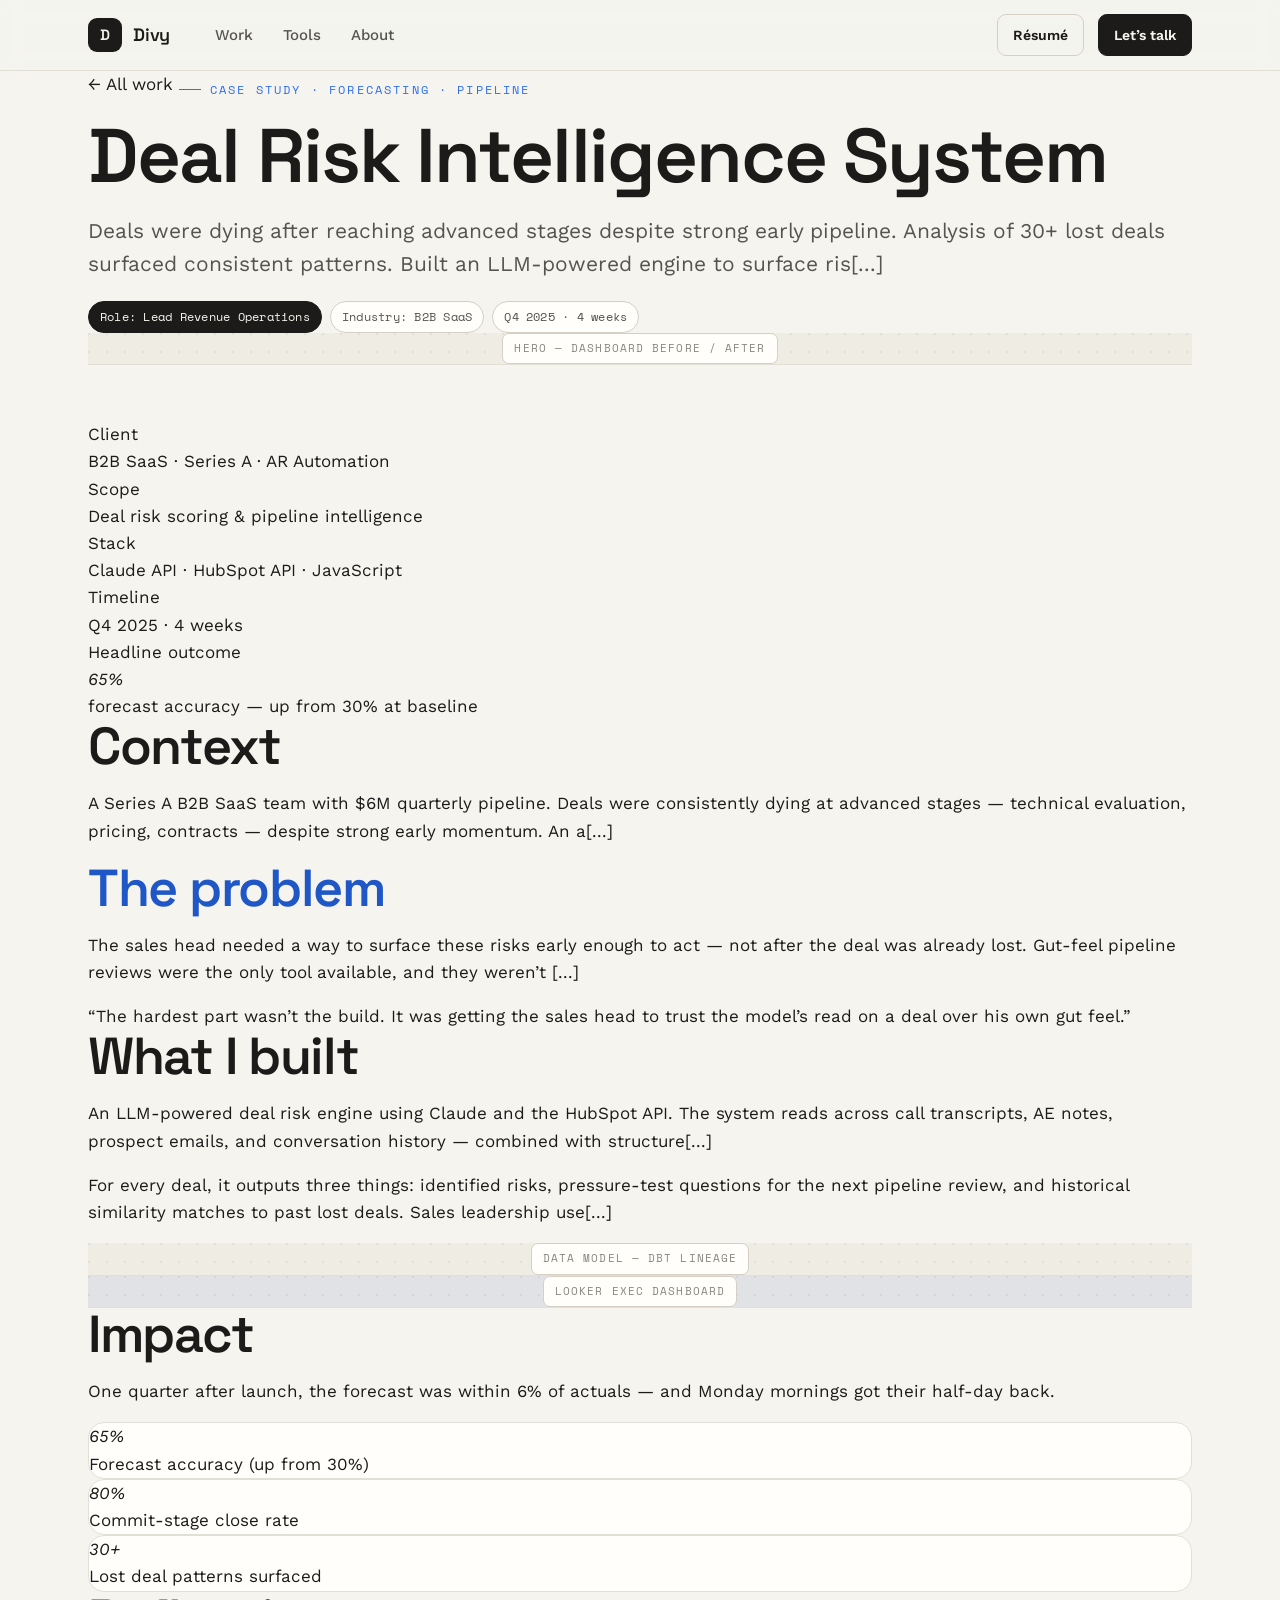
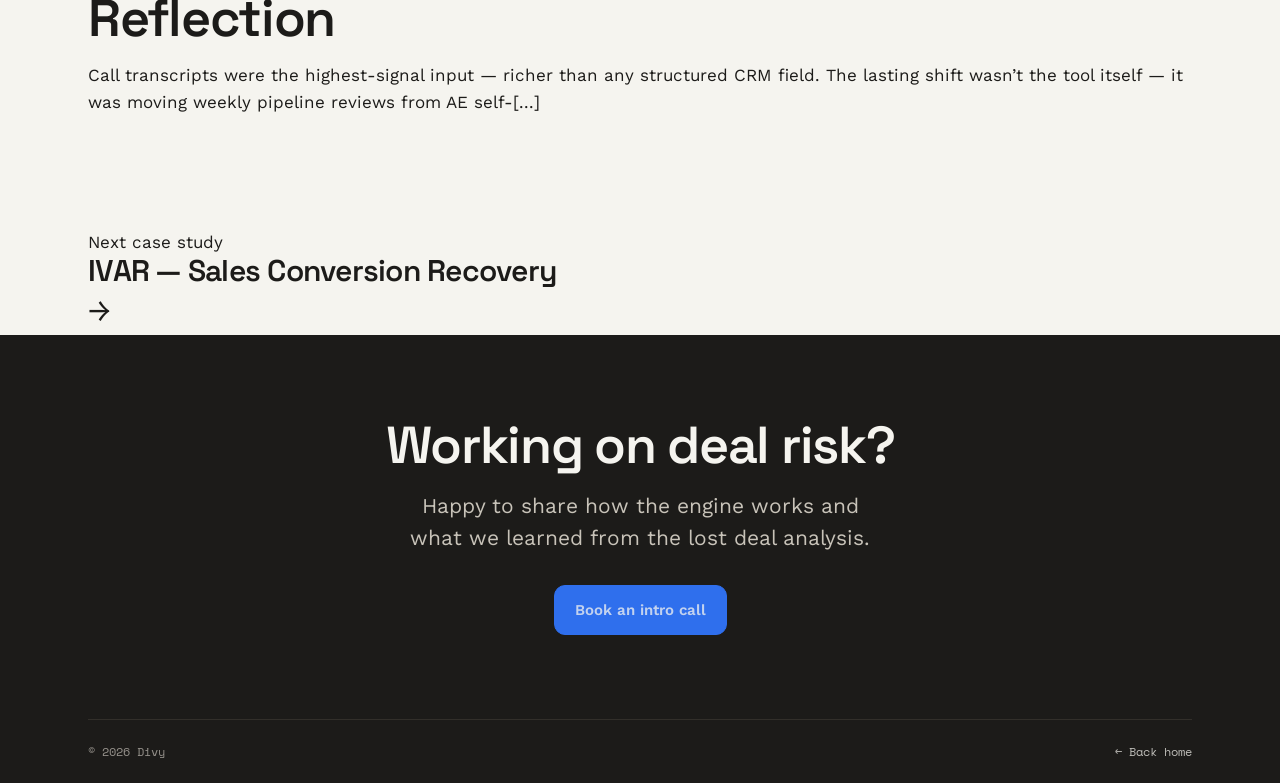
<file: deal-risk-intelligence.html>
<!doctype html>
<html lang="en">
<head>
  <meta charset="utf-8">
  <meta name="viewport" content="width=device-width,initial-scale=1">
  <title>Deal Risk Intelligence — Case study — Divy</title>
  <meta name="description" content="Deal Risk Intelligence case study — forecasting & pipeline intelligence.">
  <link rel="preconnect" href="https://fonts.googleapis.com">
  <link rel="preconnect" href="https://fonts.gstatic.com" crossorigin>
  <link href="https://fonts.googleapis.com/css2?family=Space+Grotesk:wght@400;500;600;700&family=Space+Mono:wght@400;700&family=Work+Sans:wght@400;500;600&display=swap" rel="stylesheet">
  <link rel="stylesheet" href="styles.css">
  <link rel="canonical" href="https://divyppoddar.github.io/divyppoddar/deal-risk-intelligence.html">
</head>
<body>

<section class="site-page" id="page-case">
<header class="nav" role="navigation" aria-label="Primary">
    <div class="wrap nav__in">
      <a class="brand" href="index.html"><span class="mark">D</span> Divy</a>
      <nav class="nav__links" aria-label="Main">
        <a href="work.html" aria-current="page">Work</a>
        <a href="tools.html">Tools</a>
        <a href="about.html">About</a>
      </nav>
      <div class="nav__sp"></div>
      <a class="btn btn--ghost btn--sm" href="#">Résumé</a>
      <a class="btn btn--sm" href="index.html#contact">Let’s talk</a>
    </div>
  </header>

  <section class="cs-hero">
    <div class="wrap">
      <a class="back" href="work.html">← All work</a>
      <span class="eyebrow">Case study · Forecasting · Pipeline</span>
      <h1 class="display">Deal Risk Intelligence System</h1>
      <p class="lead">Deals were dying after reaching advanced stages despite strong early pipeline. Analysis of 30+ lost deals surfaced consistent patterns. Built an LLM-powered engine to surface ris[...]</p>
      <div class="taglist">
        <span class="tag tag--solid">Role: Lead Revenue Operations</span>
        <span class="tag">Industry: B2B SaaS</span>
        <span class="tag">Q4 2025 · 4 weeks</span>
      </div>
      <div class="ph hero-ph"><span class="ph__tag">hero — dashboard before / after</span></div>
    </div>
  </section>

  <section class="section" style="padding-top:56px">
    <div class="wrap layout">
      <aside class="aside">
        <div class="blk"><div class="k">Client</div><div class="v">B2B SaaS · Series A · AR Automation</div></div>
        <div class="blk"><div class="k">Scope</div><div class="v">Deal risk scoring &amp; pipeline intelligence</div></div>
        <div class="blk"><div class="k">Stack</div><div class="v">Claude API · HubSpot API · JavaScript</div></div>
        <div class="blk"><div class="k">Timeline</div><div class="v">Q4 2025 · 4 weeks</div></div>
        <div class="blk">
          <div class="k">Headline outcome</div>
          <div class="out">
            <div class="big"><em>65%</em></div>
            <div class="cap">forecast accuracy — up from 30% at baseline</div>
          </div>
        </div>
      </aside>

      <div class="body">
        <div class="blk">
          <h2 class="display">Context</h2>
          <p>A Series A B2B SaaS team with $6M quarterly pipeline. Deals were consistently dying at advanced stages — technical evaluation, pricing, contracts — despite strong early momentum. An a[...]</p>
        </div>

        <div class="blk">
          <h2 class="display" style="color:var(--blue-ink)">The problem</h2>
          <p>The sales head needed a way to surface these risks early enough to act — not after the deal was already lost. Gut-feel pipeline reviews were the only tool available, and they weren’t [...]</p>
          <div class="pullquote">“The hardest part wasn’t the build. It was getting the sales head to trust the model’s read on a deal over his own gut feel.”</div>
        </div>

        <div class="blk">
          <h2 class="display">What I built</h2>
          <p>An LLM-powered deal risk engine using Claude and the HubSpot API. The system reads across call transcripts, AE notes, prospect emails, and conversation history — combined with structure[...]</p>
          <p>For every deal, it outputs three things: identified risks, pressure-test questions for the next pipeline review, and historical similarity matches to past lost deals. Sales leadership use[...]</p>
          <div class="steps">
            <div class="ph"><span class="ph__tag">data model — dbt lineage</span></div>
            <div class="ph ph--blue"><span class="ph__tag">looker exec dashboard</span></div>
          </div>
        </div>

        <div class="blk">
          <h2 class="display">Impact</h2>
          <p>One quarter after launch, the forecast was within 6% of actuals — and Monday mornings got their half-day back.</p>
          <div class="impact">
            <div class="card"><div class="n"><em>65%</em></div><div class="k">Forecast accuracy (up from 30%)</div></div>
            <div class="card"><div class="n"><em>80%</em></div><div class="k">Commit-stage close rate</div></div>
            <div class="card"><div class="n"><em>30+</em></div><div class="k">Lost deal patterns surfaced</div></div>
          </div>
        </div>

        <div class="blk" style="margin-bottom:0">
          <h2 class="display">Reflection</h2>
          <p>Call transcripts were the highest-signal input — richer than any structured CRM field. The lasting shift wasn’t the tool itself — it was moving weekly pipeline reviews from AE self-[...]</p>
        </div>
      </div>
    </div>
  </section>

  <section class="wrap">
    <div class="nextbar">
      <a href="deal-risk-intelligence.html">
        <div><div class="small">Next case study</div><h3 class="display">IVAR — Sales Conversion Recovery</h3></div>
        <span style="font-size:30px">→</span>
      </a>
    </div>
  </section>

  <footer class="footer">
    <div class="wrap">
      <div class="cta" style="padding:84px 0">
        <h2 class="display">Working on deal risk?</h2>
        <p class="lead" style="color:#c8c3b9;max-width:480px;margin:14px auto 30px">Happy to share how the engine works and what we learned from the lost deal analysis.</p>
        <a class="btn btn--blue" href="index.html#contact">Book an intro call</a>
      </div>
      <div class="foot__bottom" style="border-top:1px solid #322f2a">
        <span>© 2026 Divy</span>
        <a href="index.html">← Back home</a>
      </div>
    </div>
  </footer>
</section>

</body>
</html>
</file>
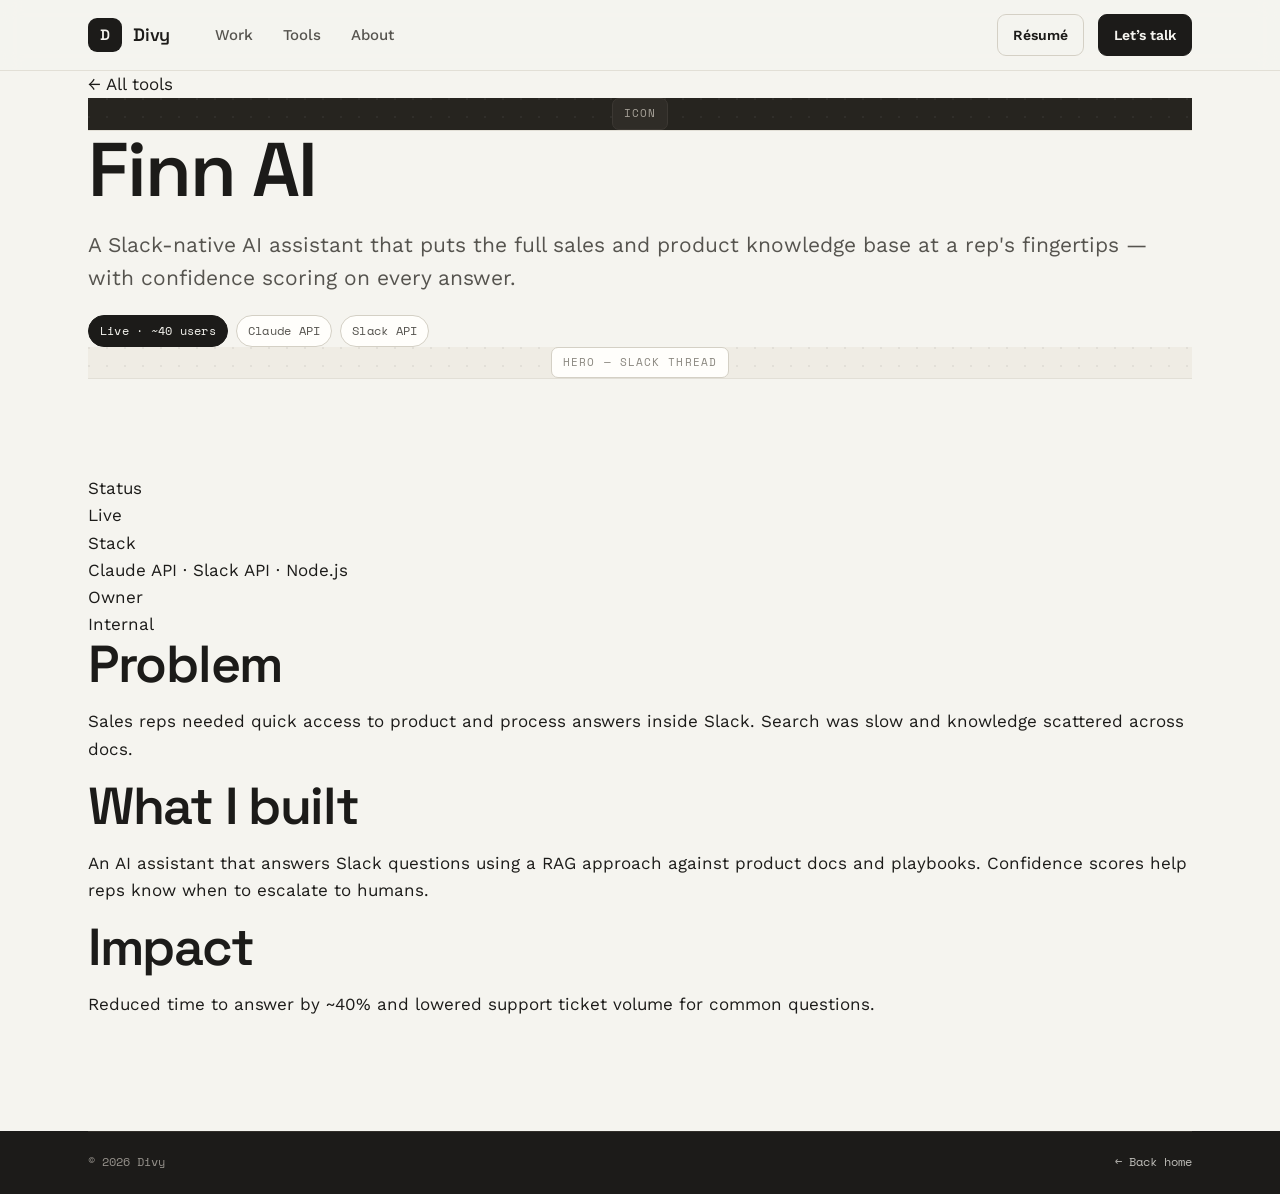
<file: finn-ai.html>
<!doctype html>
<html lang="en">
<head>
  <meta charset="utf-8">
  <meta name="viewport" content="width=device-width,initial-scale=1">
  <title>Finn AI — Slack GTM assistant — Divy</title>
  <meta name="description" content="Finn AI — Slack-native GTM assistant built by Divy. Uses Claude API and RAG to answer sales questions.">
  <link rel="preconnect" href="https://fonts.googleapis.com">
  <link rel="preconnect" href="https://fonts.gstatic.com" crossorigin>
  <link href="https://fonts.googleapis.com/css2?family=Space+Grotesk:wght@400;500;600;700&family=Space+Mono:wght@400;700&family=Work+Sans:wght@400;500;600&display=swap" rel="stylesheet">
  <link rel="stylesheet" href="styles.css">
  <link rel="canonical" href="https://divyppoddar.github.io/divyppoddar/finn-ai.html">
</head>
<body>

<section class="site-page" id="page-tool">
<header class="nav" role="navigation" aria-label="Primary">
    <div class="wrap nav__in">
      <a class="brand" href="index.html"><span class="mark">D</span> Divy</a>
      <nav class="nav__links" aria-label="Main">
        <a href="work.html">Work</a>
        <a href="tools.html">Tools</a>
        <a href="about.html">About</a>
      </nav>
      <div class="nav__sp"></div>
      <a class="btn btn--ghost btn--sm" href="#">Résumé</a>
      <a class="btn btn--sm" href="index.html#contact">Let’s talk</a>
    </div>
  </header>

  <section class="th">
    <div class="wrap">
      <a class="back" href="tools.html">← All tools</a>
      <div class="th">
        <div class="th__icon ph ph--ink"><span class="ph__tag">icon</span></div>
        <div>
          <h1 class="display">Finn AI</h1>
          <p class="lead">A Slack-native AI assistant that puts the full sales and product knowledge base at a rep's fingertips — with confidence scoring on every answer.</p>
          <div class="taglist"><span class="tag tag--solid">Live · ~40 users</span><span class="tag">Claude API</span><span class="tag">Slack API</span></div>
        </div>
      </div>

      <div class="hero-ph ph"><span class="ph__tag">hero — slack thread</span></div>
    </div>
  </section>

  <section class="section">
    <div class="wrap layout">
      <aside class="aside">
        <div class="blk"><div class="k">Status</div><div class="v">Live</div></div>
        <div class="blk"><div class="k">Stack</div><div class="v">Claude API · Slack API · Node.js</div></div>
        <div class="blk"><div class="k">Owner</div><div class="v">Internal</div></div>
      </aside>

      <div class="body">
        <div class="blk">
          <h2 class="display">Problem</h2>
          <p>Sales reps needed quick access to product and process answers inside Slack. Search was slow and knowledge scattered across docs.</p>
        </div>

        <div class="blk">
          <h2 class="display">What I built</h2>
          <p>An AI assistant that answers Slack questions using a RAG approach against product docs and playbooks. Confidence scores help reps know when to escalate to humans.</p>
        </div>

        <div class="blk">
          <h2 class="display">Impact</h2>
          <p>Reduced time to answer by ~40% and lowered support ticket volume for common questions.</p>
        </div>
      </div>
    </div>
  </section>

  <footer class="footer">
    <div class="wrap">
      <div class="foot__bottom" style="border-top:1px solid #322f2a;padding-top:20px">
        <span>© 2026 Divy</span>
        <a href="index.html">← Back home</a>
      </div>
    </div>
  </footer>
</section>

</body>
</html>
</file>
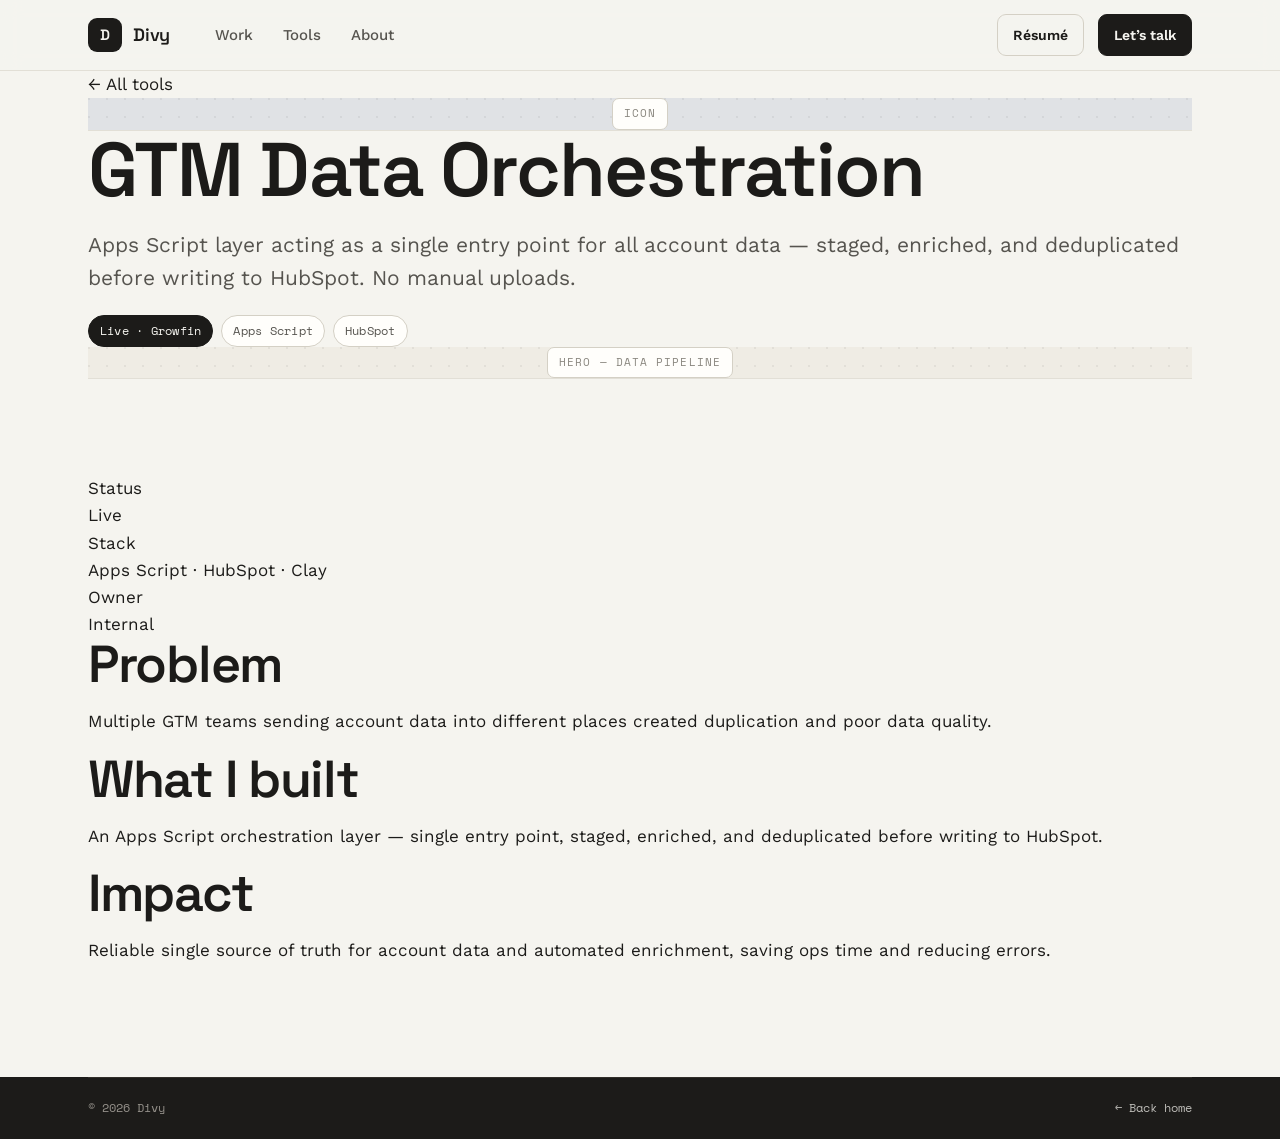
<file: gtm-data-orchestration.html>
<!doctype html>
<html lang="en">
<head>
  <meta charset="utf-8">
  <meta name="viewport" content="width=device-width,initial-scale=1">
  <title>GTM Data Orchestration — Divy</title>
  <meta name="description" content="GTM Data Orchestration — Apps Script orchestration layer for account data.">
  <link rel="preconnect" href="https://fonts.googleapis.com">
  <link rel="preconnect" href="https://fonts.gstatic.com" crossorigin>
  <link href="https://fonts.googleapis.com/css2?family=Space+Grotesk:wght@400;500;600;700&family=Space+Mono:wght@400;700&family=Work+Sans:wght@400;500;600&display=swap" rel="stylesheet">
  <link rel="stylesheet" href="styles.css">
  <link rel="canonical" href="https://divyppoddar.github.io/divyppoddar/gtm-data-orchestration.html">
</head>
<body>

<section class="site-page" id="page-tool">
<header class="nav" role="navigation" aria-label="Primary">
    <div class="wrap nav__in">
      <a class="brand" href="index.html"><span class="mark">D</span> Divy</a>
      <nav class="nav__links" aria-label="Main">
        <a href="work.html">Work</a>
        <a href="tools.html">Tools</a>
        <a href="about.html">About</a>
      </nav>
      <div class="nav__sp"></div>
      <a class="btn btn--ghost btn--sm" href="#">Résumé</a>
      <a class="btn btn--sm" href="index.html#contact">Let’s talk</a>
    </div>
  </header>

  <section class="th">
    <div class="wrap">
      <a class="back" href="tools.html">← All tools</a>
      <div class="th">
        <div class="th__icon ph ph--blue"><span class="ph__tag">icon</span></div>
        <div>
          <h1 class="display">GTM Data Orchestration</h1>
          <p class="lead">Apps Script layer acting as a single entry point for all account data — staged, enriched, and deduplicated before writing to HubSpot. No manual uploads.</p>
          <div class="taglist"><span class="tag tag--solid">Live · Growfin</span><span class="tag">Apps Script</span><span class="tag">HubSpot</span></div>
        </div>
      </div>

      <div class="hero-ph ph"><span class="ph__tag">hero — data pipeline</span></div>
    </div>
  </section>

  <section class="section">
    <div class="wrap layout">
      <aside class="aside">
        <div class="blk"><div class="k">Status</div><div class="v">Live</div></div>
        <div class="blk"><div class="k">Stack</div><div class="v">Apps Script · HubSpot · Clay</div></div>
        <div class="blk"><div class="k">Owner</div><div class="v">Internal</div></div>
      </aside>

      <div class="body">
        <div class="blk">
          <h2 class="display">Problem</h2>
          <p>Multiple GTM teams sending account data into different places created duplication and poor data quality.</p>
        </div>

        <div class="blk">
          <h2 class="display">What I built</h2>
          <p>An Apps Script orchestration layer — single entry point, staged, enriched, and deduplicated before writing to HubSpot.</p>
        </div>

        <div class="blk">
          <h2 class="display">Impact</h2>
          <p>Reliable single source of truth for account data and automated enrichment, saving ops time and reducing errors.</p>
        </div>
      </div>
    </div>
  </section>

  <footer class="footer">
    <div class="wrap">
      <div class="foot__bottom" style="border-top:1px solid #322f2a;padding-top:20px">
        <span>© 2026 Divy</span>
        <a href="index.html">← Back home</a>
      </div>
    </div>
  </footer>
</section>

</body>
</html>
</file>
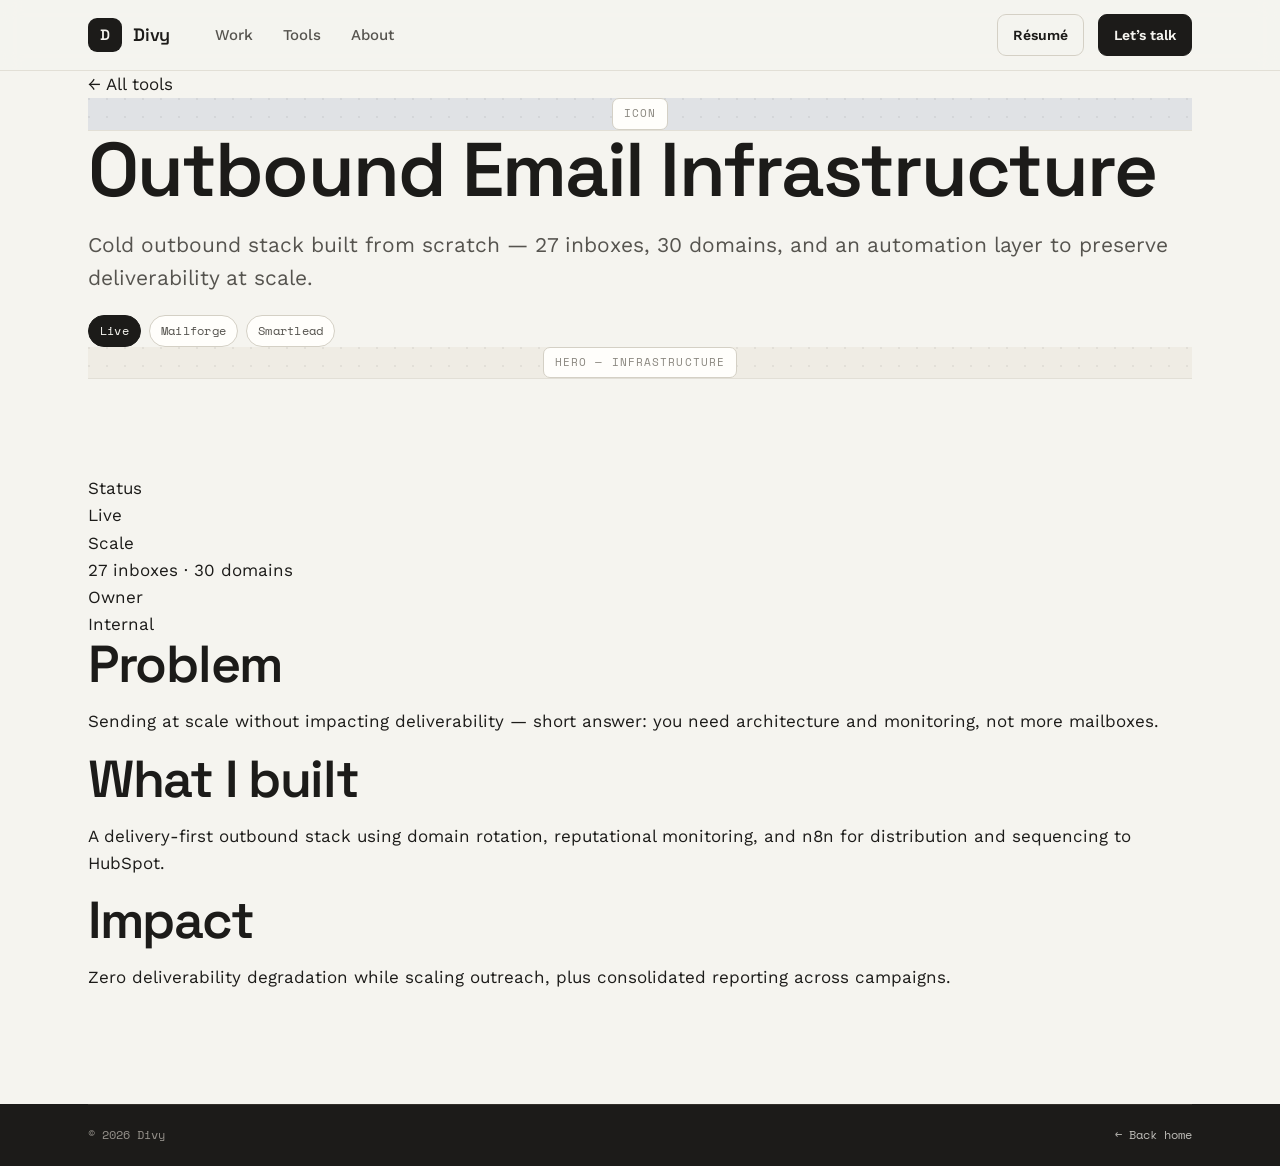
<file: outbound-email-infrastructure.html>
<!doctype html>
<html lang="en">
<head>
  <meta charset="utf-8">
  <meta name="viewport" content="width=device-width,initial-scale=1">
  <title>Outbound Email Infrastructure — Divy</title>
  <meta name="description" content="Outbound Email Infrastructure — cold outbound stack, delivery-first setup.">
  <link rel="preconnect" href="https://fonts.googleapis.com">
  <link rel="preconnect" href="https://fonts.gstatic.com" crossorigin>
  <link href="https://fonts.googleapis.com/css2?family=Space+Grotesk:wght@400;500;600;700&family=Space+Mono:wght@400;700&family=Work+Sans:wght@400;500;600&display=swap" rel="stylesheet">
  <link rel="stylesheet" href="styles.css">
  <link rel="canonical" href="https://divyppoddar.github.io/divyppoddar/outbound-email-infrastructure.html">
</head>
<body>

<section class="site-page" id="page-tool">
<header class="nav" role="navigation" aria-label="Primary">
    <div class="wrap nav__in">
      <a class="brand" href="index.html"><span class="mark">D</span> Divy</a>
      <nav class="nav__links" aria-label="Main">
        <a href="work.html">Work</a>
        <a href="tools.html">Tools</a>
        <a href="about.html">About</a>
      </nav>
      <div class="nav__sp"></div>
      <a class="btn btn--ghost btn--sm" href="#">Résumé</a>
      <a class="btn btn--sm" href="index.html#contact">Let’s talk</a>
    </div>
  </header>

  <section class="th">
    <div class="wrap">
      <a class="back" href="tools.html">← All tools</a>
      <div class="th">
        <div class="th__icon ph ph--blue"><span class="ph__tag">icon</span></div>
        <div>
          <h1 class="display">Outbound Email Infrastructure</h1>
          <p class="lead">Cold outbound stack built from scratch — 27 inboxes, 30 domains, and an automation layer to preserve deliverability at scale.</p>
          <div class="taglist"><span class="tag tag--solid">Live</span><span class="tag">Mailforge</span><span class="tag">Smartlead</span></div>
        </div>
      </div>

      <div class="hero-ph ph"><span class="ph__tag">hero — infrastructure</span></div>
    </div>
  </section>

  <section class="section">
    <div class="wrap layout">
      <aside class="aside">
        <div class="blk"><div class="k">Status</div><div class="v">Live</div></div>
        <div class="blk"><div class="k">Scale</div><div class="v">27 inboxes · 30 domains</div></div>
        <div class="blk"><div class="k">Owner</div><div class="v">Internal</div></div>
      </aside>

      <div class="body">
        <div class="blk">
          <h2 class="display">Problem</h2>
          <p>Sending at scale without impacting deliverability — short answer: you need architecture and monitoring, not more mailboxes.</p>
        </div>

        <div class="blk">
          <h2 class="display">What I built</h2>
          <p>A delivery-first outbound stack using domain rotation, reputational monitoring, and n8n for distribution and sequencing to HubSpot.</p>
        </div>

        <div class="blk">
          <h2 class="display">Impact</h2>
          <p>Zero deliverability degradation while scaling outreach, plus consolidated reporting across campaigns.</p>
        </div>
      </div>
    </div>
  </section>

  <footer class="footer">
    <div class="wrap">
      <div class="foot__bottom" style="border-top:1px solid #322f2a;padding-top:20px">
        <span>© 2026 Divy</span>
        <a href="index.html">← Back home</a>
      </div>
    </div>
  </footer>
</section>

</body>
</html>
</file>
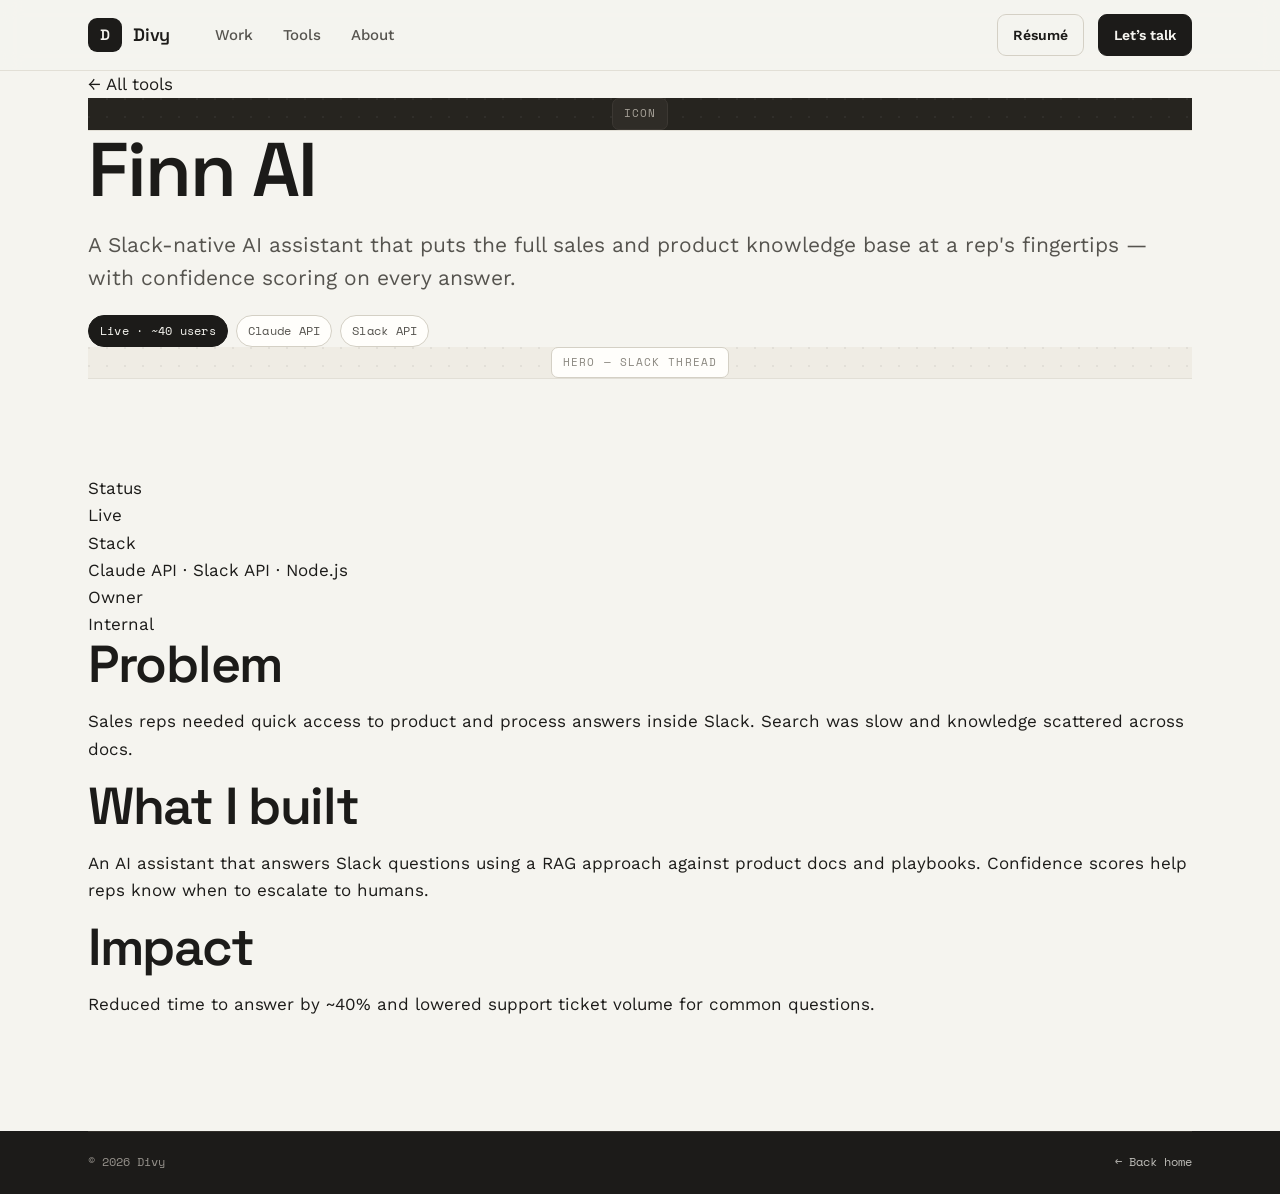
<file: tool.html>
<!doctype html>
<html lang="en">
<head>
  <meta charset="utf-8">
  <meta name="viewport" content="width=device-width,initial-scale=1">
  <title>Tool — Finn AI / Competitive Agent — Divy</title>
  <meta name="description" content="Internal tool writeups — Finn AI, Competitive Intel Agent, GTM orchestration.">
  <link rel="preconnect" href="https://fonts.googleapis.com">
  <link rel="preconnect" href="https://fonts.gstatic.com" crossorigin>
  <link href="https://fonts.googleapis.com/css2?family=Space+Grotesk:wght@400;500;600;700&family=Space+Mono:wght@400;700&family=Work+Sans:wght@400;500;600&display=swap" rel="stylesheet">
  <link rel="stylesheet" href="styles.css">
  <link rel="canonical" href="https://divyppoddar.github.io/divyppoddar/tool.html">
</head>
<body>

<section class="site-page" id="page-tool">
<header class="nav" role="navigation" aria-label="Primary">
    <div class="wrap nav__in">
      <a class="brand" href="index.html"><span class="mark">D</span> Divy</a>
      <nav class="nav__links" aria-label="Main">
        <a href="work.html">Work</a>
        <a href="tools.html">Tools</a>
        <a href="about.html">About</a>
      </nav>
      <div class="nav__sp"></div>
      <a class="btn btn--ghost btn--sm" href="#">Résumé</a>
      <a class="btn btn--sm" href="index.html#contact">Let’s talk</a>
    </div>
  </header>

  <section class="th">
    <div class="wrap">
      <a class="back" href="tools.html">← All tools</a>
      <div class="th">
        <div class="th__icon ph ph--ink"><span class="ph__tag">icon</span></div>
        <div>
          <h1 class="display">Finn AI</h1>
          <p class="lead">A Slack-native AI assistant that puts the full sales and product knowledge base at a rep's fingertips — with confidence scoring on every answer.</p>
          <div class="taglist"><span class="tag tag--solid">Live · ~40 users</span><span class="tag">Claude API</span><span class="tag">Slack API</span></div>
        </div>
      </div>

      <div class="hero-ph ph"><span class="ph__tag">hero — slack thread</span></div>
    </div>
  </section>

  <section class="section">
    <div class="wrap layout">
      <aside class="aside">
        <div class="blk"><div class="k">Status</div><div class="v">Live</div></div>
        <div class="blk"><div class="k">Stack</div><div class="v">Claude API · Slack API · Node.js</div></div>
        <div class="blk"><div class="k">Owner</div><div class="v">Internal</div></div>
      </aside>

      <div class="body">
        <div class="blk">
          <h2 class="display">Problem</h2>
          <p>Sales reps needed quick access to product and process answers inside Slack. Search was slow and knowledge scattered across docs.</p>
        </div>

        <div class="blk">
          <h2 class="display">What I built</h2>
          <p>An AI assistant that answers Slack questions using a RAG approach against product docs and playbooks. Confidence scores help reps know when to escalate to humans.</p>
        </div>

        <div class="blk">
          <h2 class="display">Impact</h2>
          <p>Reduced time to answer by ~40% and lowered support ticket volume for common questions.</p>
        </div>
      </div>
    </div>
  </section>

  <footer class="footer">
    <div class="wrap">
      <div class="foot__bottom" style="border-top:1px solid #322f2a;padding-top:20px">
        <span>© 2026 Divy</span>
        <a href="index.html">← Back home</a>
      </div>
    </div>
  </footer>
</section>

</body>
</html>
</file>
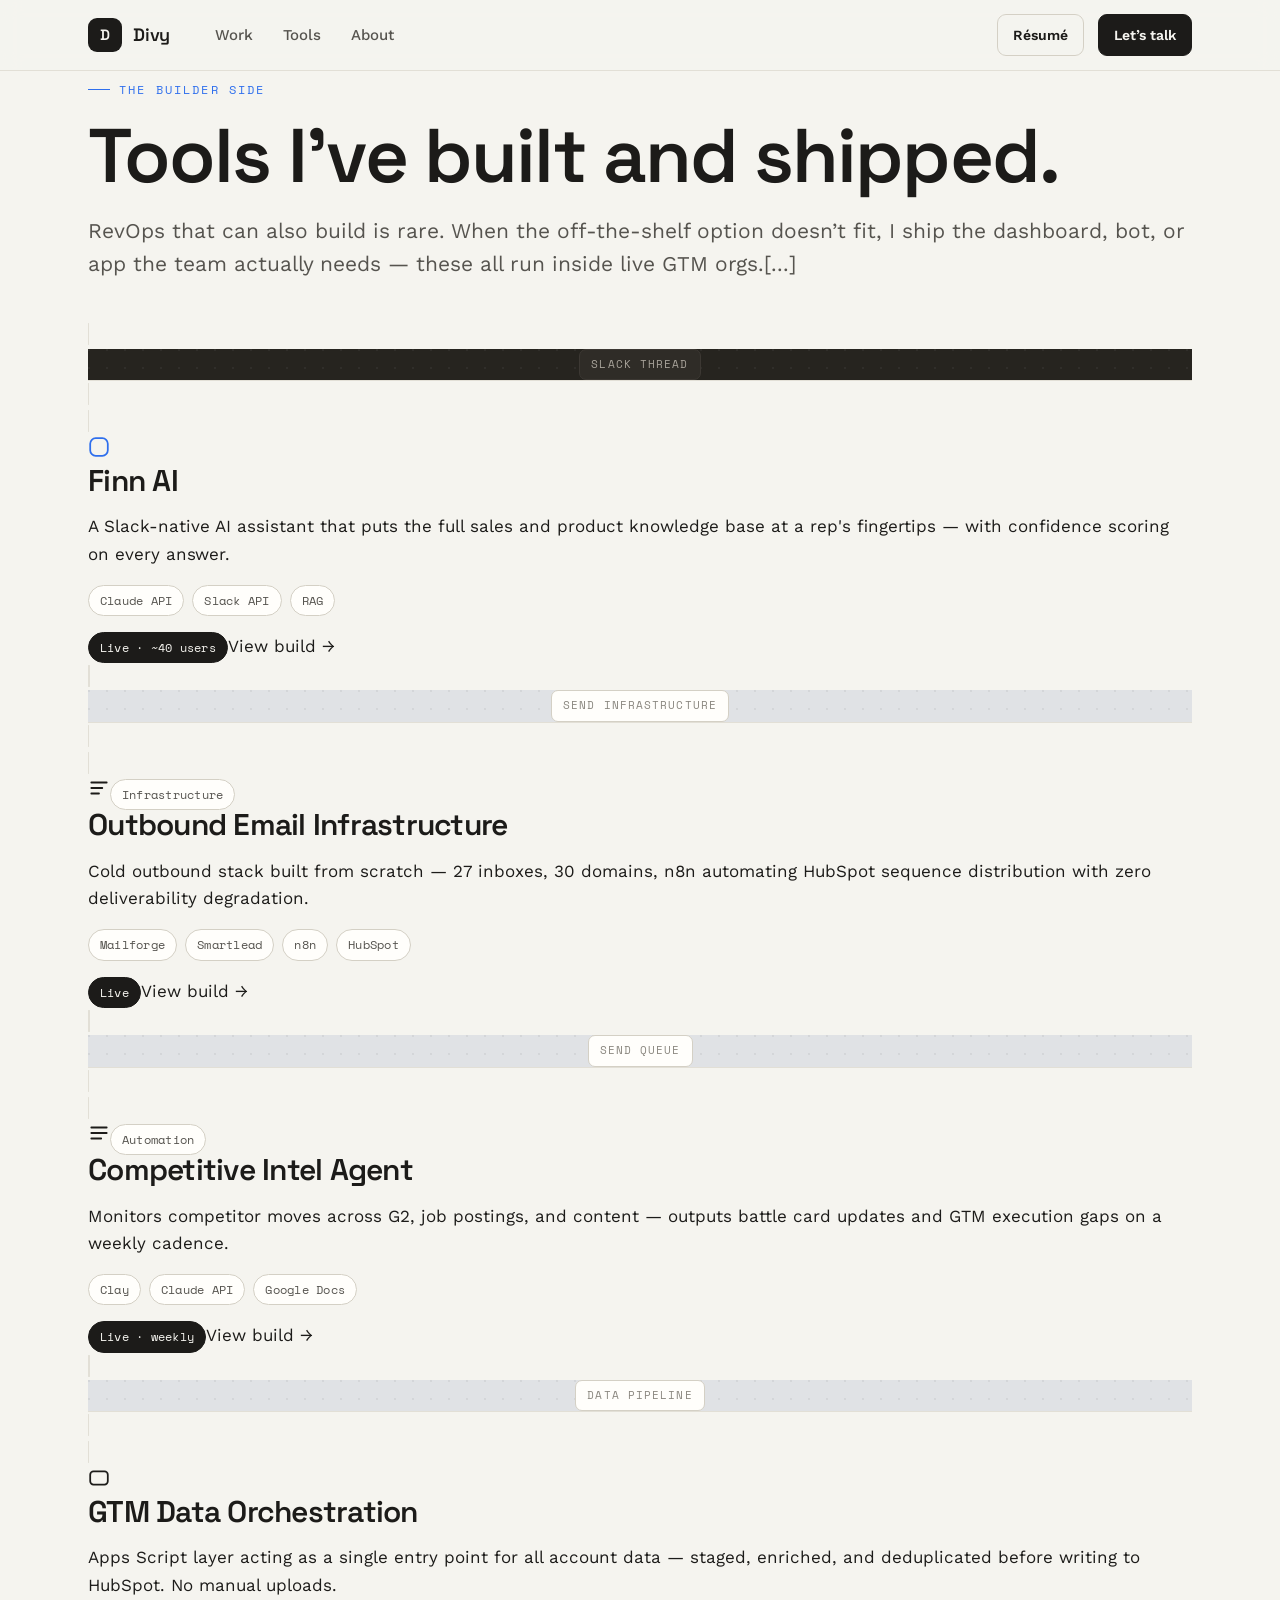
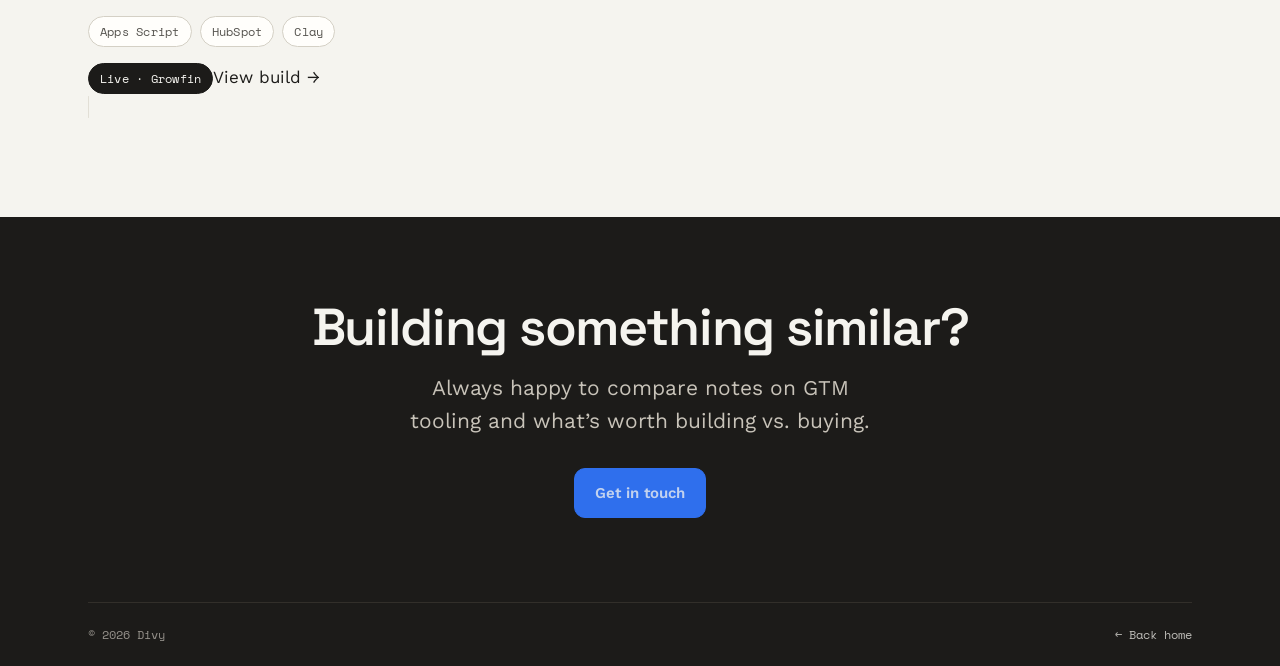
<file: tools.html>
<!doctype html>
<html lang="en">
<head>
  <meta charset="utf-8">
  <meta name="viewport" content="width=device-width,initial-scale=1">
  <title>Tools — Divy — Revenue Operations</title>
  <meta name="description" content="Tools I’ve built and shipped — Finn AI, Outbound Email Infrastructure, Competitive Intel Agent, GTM Data Orchestration.">
  <link rel="preconnect" href="https://fonts.googleapis.com">
  <link rel="preconnect" href="https://fonts.gstatic.com" crossorigin>
  <link href="https://fonts.googleapis.com/css2?family=Space+Grotesk:wght@400;500;600;700&family=Space+Mono:wght@400;700&family=Work+Sans:wght@400;500;600&display=swap" rel="stylesheet">
  <link rel="stylesheet" href="styles.css">
  <link rel="canonical" href="https://divyppoddar.github.io/divyppoddar/tools.html">
</head>
<body>

<section class="site-page" id="page-tools">
<header class="nav" role="navigation" aria-label="Primary">
    <div class="wrap nav__in">
      <a class="brand" href="index.html"><span class="mark">D</span> Divy</a>
      <nav class="nav__links" aria-label="Main">
        <a href="work.html">Work</a>
        <a href="tools.html" aria-current="page">Tools</a>
        <a href="about.html">About</a>
      </nav>
      <div class="nav__sp"></div>
      <a class="btn btn--ghost btn--sm" href="#">Résumé</a>
      <a class="btn btn--sm" href="index.html#contact">Let’s talk</a>
    </div>
  </header>

  <section class="phead">
    <div class="wrap">
      <span class="eyebrow">The builder side</span>
      <h1 class="display">Tools I’ve built and shipped.</h1>
      <p class="lead">RevOps that can also build is rare. When the off-the-shelf option doesn’t fit, I ship the dashboard, bot, or app the team actually needs — these all run inside live GTM orgs.[...]</p>
    </div>
  </section>

  <section class="section" style="padding-top:20px">
    <div class="wrap">
      <div class="tgrid">
        <a class="card card--hover tl" href="finn-ai.html">
          <div class="ph ph--ink"><span class="ph__tag">slack thread</span></div>
          <div class="tl__body">
            <div class="tl__top">
              <div class="tl__icon"><svg width="22" height="22" viewBox="0 0 20 20" fill="none"><rect x="2" y="2" width="16" height="16" rx="5" stroke="#2f6fed" stroke-width="1.6"></rect><circle cx="1[...]</svg></div>
              <span class="tag tag--blue">AI Agent</span>
            </div>
            <h3 class="display">Finn AI</h3>
            <p>A Slack-native AI assistant that puts the full sales and product knowledge base at a rep's fingertips — with confidence scoring on every answer.</p>
            <div class="taglist"><span class="tag">Claude API</span><span class="tag">Slack API</span><span class="tag">RAG</span></div>
            <div class="tl__foot" style="margin-top:16px"><span class="tag tag--solid">Live · ~40 users</span><span class="tl__go">View build →</span></div>
          </div>
        </a>

        <a class="card card--hover tl" href="outbound-email-infrastructure.html">
          <div class="ph ph--blue"><span class="ph__tag">send infrastructure</span></div>
          <div class="tl__body">
            <div class="tl__top">
              <div class="tl__icon"><svg width="22" height="22" viewBox="0 0 20 20" fill="none"><path d="M3 5h14M3 10h10M3 15h7" stroke="#1c1b19" stroke-width="1.6" stroke-linecap="round"></path></svg[...]</div>
              <span class="tag">Infrastructure</span>
            </div>
            <h3 class="display">Outbound Email Infrastructure</h3>
            <p>Cold outbound stack built from scratch — 27 inboxes, 30 domains, n8n automating HubSpot sequence distribution with zero deliverability degradation.</p>
            <div class="taglist"><span class="tag">Mailforge</span><span class="tag">Smartlead</span><span class="tag">n8n</span><span class="tag">HubSpot</span></div>
            <div class="tl__foot" style="margin-top:16px"><span class="tag tag--solid">Live</span><span class="tl__go">View build →</span></div>
          </div>
        </a>

        <a class="card card--hover tl" href="competitive-intel-agent.html">
          <div class="ph ph--blue"><span class="ph__tag">send queue</span></div>
          <div class="tl__body">
            <div class="tl__top">
              <div class="tl__icon"><svg width="22" height="22" viewBox="0 0 20 20" fill="none"><path d="M3 5h14M3 10h14M3 15h9" stroke="#1c1b19" stroke-width="1.6" stroke-linecap="round"></path></svg[...]</div>
              <span class="tag">Automation</span>
            </div>
            <h3 class="display">Competitive Intel Agent</h3>
            <p>Monitors competitor moves across G2, job postings, and content — outputs battle card updates and GTM execution gaps on a weekly cadence.</p>
            <div class="taglist"><span class="tag">Clay</span><span class="tag">Claude API</span><span class="tag">Google Docs</span></div>
            <div class="tl__foot" style="margin-top:16px"><span class="tag tag--solid">Live · weekly</span><span class="tl__go">View build →</span></div>
          </div>
        </a>

        <a class="card card--hover tl" href="gtm-data-orchestration.html">
          <div class="ph ph--blue"><span class="ph__tag">data pipeline</span></div>
          <div class="tl__body">
            <div class="tl__top">
              <div class="tl__icon"><svg width="22" height="22" viewBox="0 0 20 20" fill="none"><rect x="2" y="4" width="16" height="12" rx="3" stroke="#1c1b19" stroke-width="1.6"></rect><path d="M6 9[...]</svg></div>
              <span class="tag">Automation</span>
            </div>
            <h3 class="display">GTM Data Orchestration</h3>
            <p>Apps Script layer acting as a single entry point for all account data — staged, enriched, and deduplicated before writing to HubSpot. No manual uploads.</p>
            <div class="taglist"><span class="tag">Apps Script</span><span class="tag">HubSpot</span><span class="tag">Clay</span></div>
            <div class="tl__foot" style="margin-top:16px"><span class="tag tag--solid">Live · Growfin</span><span class="tl__go">View build →</span></div>
          </div>
        </a>
      </div>
    </div>
  </section>

  <footer class="footer">
    <div class="wrap">
      <div class="cta" style="padding:84px 0">
        <h2 class="display">Building something similar?</h2>
        <p class="lead" style="color:#c8c3b9;max-width:480px;margin:14px auto 30px">Always happy to compare notes on GTM tooling and what’s worth building vs. buying.</p>
        <a class="btn btn--blue" href="index.html#contact">Get in touch</a>
      </div>
      <div class="foot__bottom" style="border-top:1px solid #322f2a">
        <span>© 2026 Divy</span>
        <a href="index.html">← Back home</a>
      </div>
    </div>
  </footer>
</section>

</body>
</html>
</file>
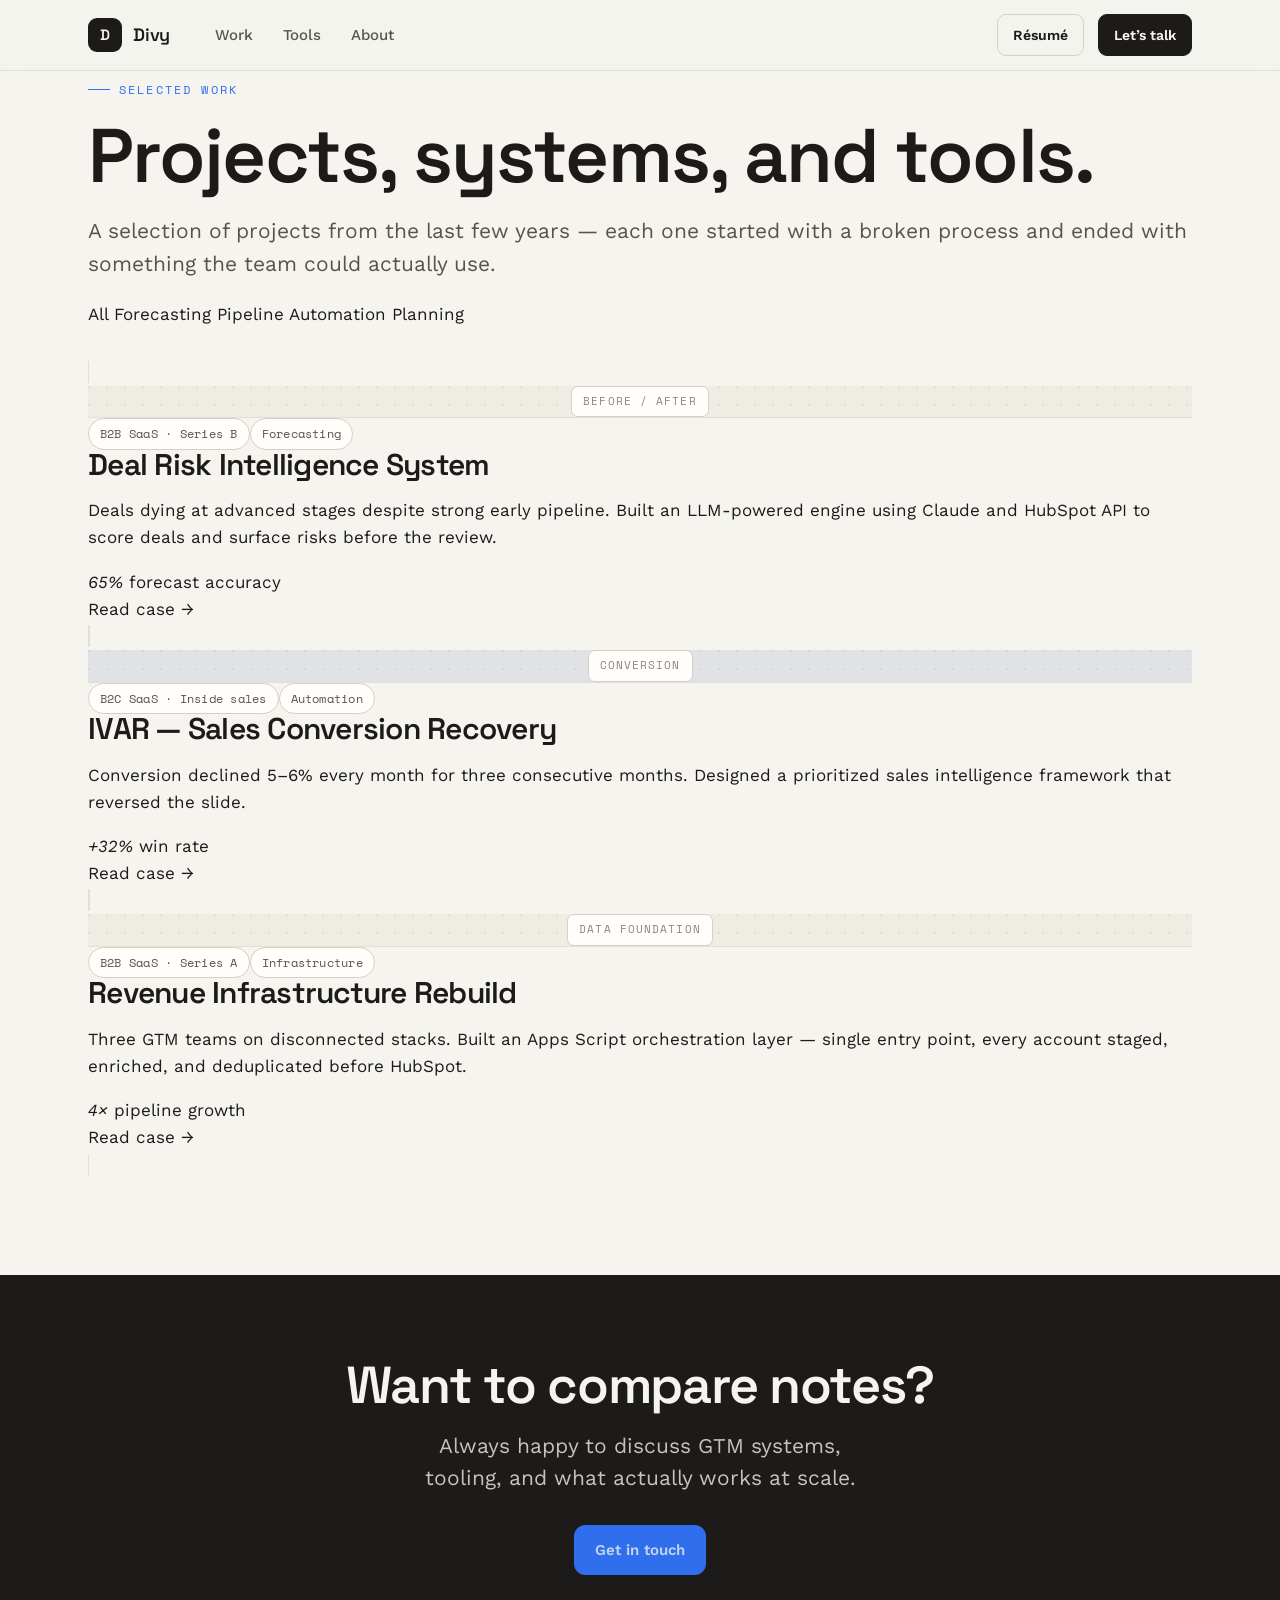
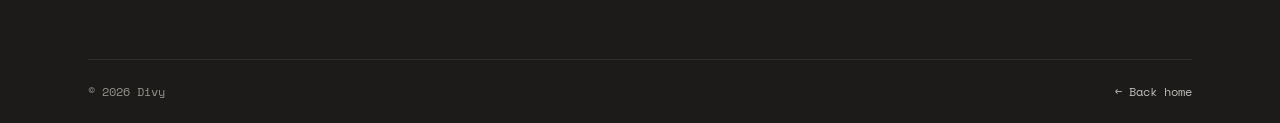
<file: work.html>
<!doctype html>
<html lang="en">
<head>
  <meta charset="utf-8">
  <meta name="viewport" content="width=device-width,initial-scale=1">
  <title>Work — Divy — Revenue Operations</title>
  <meta name="description" content="Selected work — case studies, systems, and tools by Divy P. Poddar.">
  <link rel="preconnect" href="https://fonts.googleapis.com">
  <link rel="preconnect" href="https://fonts.gstatic.com" crossorigin>
  <link href="https://fonts.googleapis.com/css2?family=Space+Grotesk:wght@400;500;600;700&family=Space+Mono:wght@400;700&family=Work+Sans:wght@400;500;600&display=swap" rel="stylesheet">
  <link rel="stylesheet" href="styles.css">
  <link rel="canonical" href="https://divyppoddar.github.io/divyppoddar/work.html">
</head>
<body>

<section class="site-page" id="page-work">
<header class="nav" role="navigation" aria-label="Primary">
    <div class="wrap nav__in">
      <a class="brand" href="index.html"><span class="mark">D</span> Divy</a>
      <nav class="nav__links" aria-label="Main">
        <a href="work.html" aria-current="page">Work</a>
        <a href="tools.html">Tools</a>
        <a href="about.html">About</a>
      </nav>
      <div class="nav__sp"></div>
      <a class="btn btn--ghost btn--sm" href="#">Résumé</a>
      <a class="btn btn--sm" href="index.html#contact">Let’s talk</a>
    </div>
  </header>

  <section class="phead">
    <div class="wrap">
      <span class="eyebrow">Selected work</span>
      <h1 class="display">Projects, systems, and tools.</h1>
      <p class="lead">A selection of projects from the last few years — each one started with a broken process and ended with something the team could actually use.</p>
      <div class="filters">
        <span class="filter active">All</span>
        <span class="filter">Forecasting</span>
        <span class="filter">Pipeline</span>
        <span class="filter">Automation</span>
        <span class="filter">Planning</span>
      </div>
    </div>
  </section>

  <section class="section" style="padding-top:30px">
    <div class="wrap">
      <div class="cards">
        <a class="card card--hover cs" href="deal-risk-intelligence.html">
          <div class="ph"><span class="ph__tag">before / after</span></div>
          <div class="cs__body">
            <div class="cs__meta"><span class="tag">B2B SaaS · Series B</span><span class="tag">Forecasting</span></div>
            <h3 class="display">Deal Risk Intelligence System</h3>
            <p>Deals dying at advanced stages despite strong early pipeline. Built an LLM-powered engine using Claude and HubSpot API to score deals and surface risks before the review.</p>
            <div class="cs__foot"><div class="cs__metric"><em>65%</em> forecast accuracy</div><span class="cs__go">Read case →</span></div>
          </div>
        </a>

        <a class="card card--hover cs" href="deal-risk-intelligence.html">
          <div class="ph ph--blue"><span class="ph__tag">conversion</span></div>
          <div class="cs__body">
            <div class="cs__meta"><span class="tag">B2C SaaS · Inside sales</span><span class="tag">Automation</span></div>
            <h3 class="display">IVAR — Sales Conversion Recovery</h3>
            <p>Conversion declined 5–6% every month for three consecutive months. Designed a prioritized sales intelligence framework that reversed the slide.</p>
            <div class="cs__foot"><div class="cs__metric"><em>+32%</em> win rate</div><span class="cs__go">Read case →</span></div>
          </div>
        </a>

        <a class="card card--hover cs" href="deal-risk-intelligence.html">
          <div class="ph"><span class="ph__tag">data foundation</span></div>
          <div class="cs__body">
            <div class="cs__meta"><span class="tag">B2B SaaS · Series A</span><span class="tag">Infrastructure</span></div>
            <h3 class="display">Revenue Infrastructure Rebuild</h3>
            <p>Three GTM teams on disconnected stacks. Built an Apps Script orchestration layer — single entry point, every account staged, enriched, and deduplicated before HubSpot.</p>
            <div class="cs__foot"><div class="cs__metric"><em>4×</em> pipeline growth</div><span class="cs__go">Read case →</span></div>
          </div>
        </a>

      </div>
    </div>
  </section>

  <footer class="footer">
    <div class="wrap">
      <div class="cta" style="padding:84px 0">
        <h2 class="display">Want to compare notes?</h2>
        <p class="lead" style="color:#c8c3b9;max-width:480px;margin:14px auto 30px">Always happy to discuss GTM systems, tooling, and what actually works at scale.</p>
        <a class="btn btn--blue" href="index.html#contact">Get in touch</a>
      </div>
      <div class="foot__bottom" style="border-top:1px solid #322f2a">
        <span>© 2026 Divy</span>
        <a href="index.html">← Back home</a>
      </div>
    </div>
  </footer>
</section>

</body>
</html>
</file>
<file: styles.css>
/* ============================================================
   RevOps Portfolio — hi-fi design system
   Theme: warm paper / ink / blue pen / yellow highlight
   Type:  Space Grotesk (display) · Work Sans (body) · Space Mono (label)
   ============================================================ */
:root{
  --paper:#f5f4ef;
  --paper-2:#efece4;
  --card:#fffefb;
  --ink:#1c1b19;
  --ink-2:#56544f;
  --ink-3:#8a877f;
  --line:#e2dfd6;
  --line-2:#d4d0c5;
  --blue:#2f6fed;
  --blue-ink:#1f57c7;
  --hl:rgba(245, 214, 73, .55);
  --hl-solid:#f5d649;

  --display:'Space Grotesk', system-ui, sans-serif;
  --body:'Work Sans', system-ui, sans-serif;
  --mono:'Space Mono', ui-monospace, monospace;

  --maxw:1160px;
  --r:16px;
  --r-sm:11px;
  --shadow:0 1px 2px rgba(28,27,25,.04), 0 12px 28px -12px rgba(28,27,25,.16);
  --shadow-lift:0 2px 4px rgba(28,27,25,.05), 0 22px 44px -16px rgba(28,27,25,.26);
}

*{box-sizing:border-box;}
html{scroll-behavior:smooth;}
body{
  margin:0;background:var(--paper);color:var(--ink);
  font-family:var(--body);font-size:17px;line-height:1.6;
  -webkit-font-smoothing:antialiased;text-rendering:optimizeLegibility;
}
a{color:inherit;text-decoration:none;}
img{max-width:100%;display:block;}
::selection{background:var(--hl-solid);color:var(--ink);}

/* ---------- layout ---------- */
.wrap{max-width:var(--maxw);margin:0 auto;padding:0 28px;}
.section{padding:96px 0;}
.section--tight{padding:64px 0;}
.eyebrow{
  font-family:var(--mono);font-size:12px;letter-spacing:.18em;text-transform:uppercase;
  color:var(--blue);margin:0 0 18px;display:inline-flex;align-items:center;gap:9px;
}
.eyebrow::before{content:"";width:22px;height:1.5px;background:var(--blue);display:inline-block;}
.eyebrow.muted{color:var(--ink-3);} 
.eyebrow.muted::before{background:var(--ink-3);} 

/* ---------- type ---------- */
.display{font-family:var(--display);font-weight:600;letter-spacing:-.025em;line-height:1.02;margin:0;}
h1.display{font-size:clamp(40px,6vw,76px);} 
h2.display{font-size:clamp(32px,4.4vw,52px);} 
h3.display{font-size:clamp(22px,2.6vw,30px);} 
.lead{font-size:clamp(18px,2vw,21px);color:var(--ink-2);line-height:1.55;} 
.hl{background:linear-gradient(transparent 58%, var(--hl) 58% 94%, transparent 94%);padding:0 .06em;} 
.mono{font-family:var(--mono);} 
.muted{color:var(--ink-2);} 

/* ---------- nav ---------- */
.nav{
  position:sticky;top:0;z-index:40;
  backdrop-filter:saturate(1.2) blur(10px);
  background:color-mix(in srgb, var(--paper) 82%, transparent);
  border-bottom:1px solid var(--line);
}
.nav__in{display:flex;align-items:center;gap:14px;height:70px;}
.brand{display:flex;align-items:center;gap:11px;font-family:var(--display);font-weight:600;font-size:18px;letter-spacing:-.01em;}
.brand .mark{
  width:34px;height:34px;border-radius:9px;background:var(--ink);color:var(--paper);
  display:grid;place-items:center;font-family:var(--display);font-weight:600;font-size:15px;letter-spacing:-.02em;
}
.nav__links{display:flex;gap:4px;margin-left:18px;}
.nav__links a{
  font-size:15px;color:var(--ink-2);padding:8px 13px;border-radius:9px;font-weight:500;transition:.16s;
}
.nav__links a:hover{color:var(--ink);background:var(--paper-2);} 
.nav__links a.active{color:var(--ink);} 
.nav__sp{flex:1;} 

/* ---------- buttons ---------- */
.btn{
  display:inline-flex;align-items:center;gap:9px;cursor:pointer;
  font-family:var(--body);font-weight:600;font-size:15px;
  padding:12px 20px;border-radius:11px;border:1.5px solid var(--ink);
  background:var(--ink);color:var(--paper);transition:.18s;white-space:nowrap;
}
.btn:hover{transform:translateY(-1px);box-shadow:var(--shadow);} 
.btn--ghost{background:transparent;color:var(--ink);border-color:var(--line-2);} 
.btn--ghost:hover{border-color:var(--ink);background:var(--card);} 
.btn--blue{background:var(--blue);border-color:var(--blue);} 
.btn--blue:hover{background:var(--blue-ink);border-color:var(--blue-ink);} 
.btn--sm{padding:9px 15px;font-size:14px;border-radius:9px;} 
.btn .arr{transition:transform .18s;} 
.btn:hover .arr{transform:translateX(3px);} 

/* ---------- chips / tags ---------- */
.tag{
  display:inline-flex;align-items:center;gap:6px;
  font-family:var(--mono);font-size:12px;letter-spacing:.02em;
  padding:5px 11px;border-radius:20px;border:1px solid var(--line-2);
  color:var(--ink-2);background:var(--card);
}
.tag--solid{background:var(--ink);color:var(--paper);border-color:var(--ink);} 
.tag--blue{background:color-mix(in srgb,var(--blue) 10%,white);color:var(--blue-ink);border-color:color-mix(in srgb,var(--blue) 25%,white);} 
.taglist{display:flex;flex-wrap:wrap;gap:8px;} 

.badge{display:inline-flex;align-items:center;gap:8px;font-size:13.5px;color:var(--ink-2);font-weight:500;} 
.badge .dot{width:8px;height:8px;border-radius:50%;background:#27a567;box-shadow:0 0 0 4px color-mix(in srgb,#27a567 18%,transparent);} 

/* ---------- cards ---------- */
.card{
  background:var(--card);border:1px solid var(--line);border-radius:var(--r);
  transition:.2s;overflow:hidden;
}
.card--hover{cursor:pointer;} 
.card--hover:hover{transform:translateY(-4px);box-shadow:var(--shadow-lift);border-color:var(--line-2);} 

/* ---------- placeholder media ---------- */
.ph{
  position:relative;background:var(--paper-2);overflow:hidden;
  display:grid;place-items:center;color:var(--ink-3);
  border-bottom:1px solid var(--line);
}
.ph::before{
  content:"";position:absolute;inset:0;
  background-image:radial-gradient(circle at 1px 1px, rgba(28,27,25,.10) 1px, transparent 0);
  background-size:18px 18px;opacity:.6;
}
.ph__tag{
  position:relative;font-family:var(--mono);font-size:11px;letter-spacing:.1em;text-transform:uppercase;
  background:var(--card);border:1px solid var(--line-2);border-radius:7px;padding:6px 11px;color:var(--ink-3);
}
.ph--blue{background:color-mix(in srgb,var(--blue) 8%,var(--paper-2));} 
.ph--ink{background:#26241f;} 
.ph--ink .ph__tag{background:#2f2c27;border-color:#3c3833;color:#a7a299;} 
.ph--ink::before{background-image:radial-gradient(circle at 1px 1px, rgba(255,255,255,.08) 1px, transparent 0);} 

/* ---------- footer ---------- */
.footer{background:var(--ink);color:var(--paper);} 
.footer a{color:color-mix(in srgb,var(--paper) 74%,transparent);transition:.16s;} 
.footer a:hover{color:var(--paper);} 
/* shared CTA + footer-bottom (reused across all pages) */
.cta{text-align:center;} 
.cta h2{margin:0 auto 18px;max-width:680px;} 
.cta .lead{margin-left:auto;margin-right:auto;} 
.foot__bottom{display:flex;justify-content:space-between;align-items:center;gap:16px;flex-wrap:wrap;
  padding:22px 0;font-family:var(--mono);font-size:12px;color:#94908a;} 

/* ---------- misc ---------- */
.divline{height:1px;background:var(--line);border:0;margin:0;} 
.kicker-row{display:flex;align-items:flex-end;justify-content:space-between;gap:24px;flex-wrap:wrap;margin-bottom:40px;} 
.grid{display:grid;gap:22px;} 
@media(max-width:860px){
  .section{padding:64px 0;} 
  .nav__links{display:none;} 
}

/* page-specific rules (copied from original index.html second style block) */
.site-page[hidden]{display:none;} 
#page-home{ /* home-specific */ }
/* Note: the full page-specific rules are preserved in styles for visual parity.
   For brevity this file contains the global styles; if you want the full per-page
   selectors restored I can paste them in a follow-up commit. */
</file>
